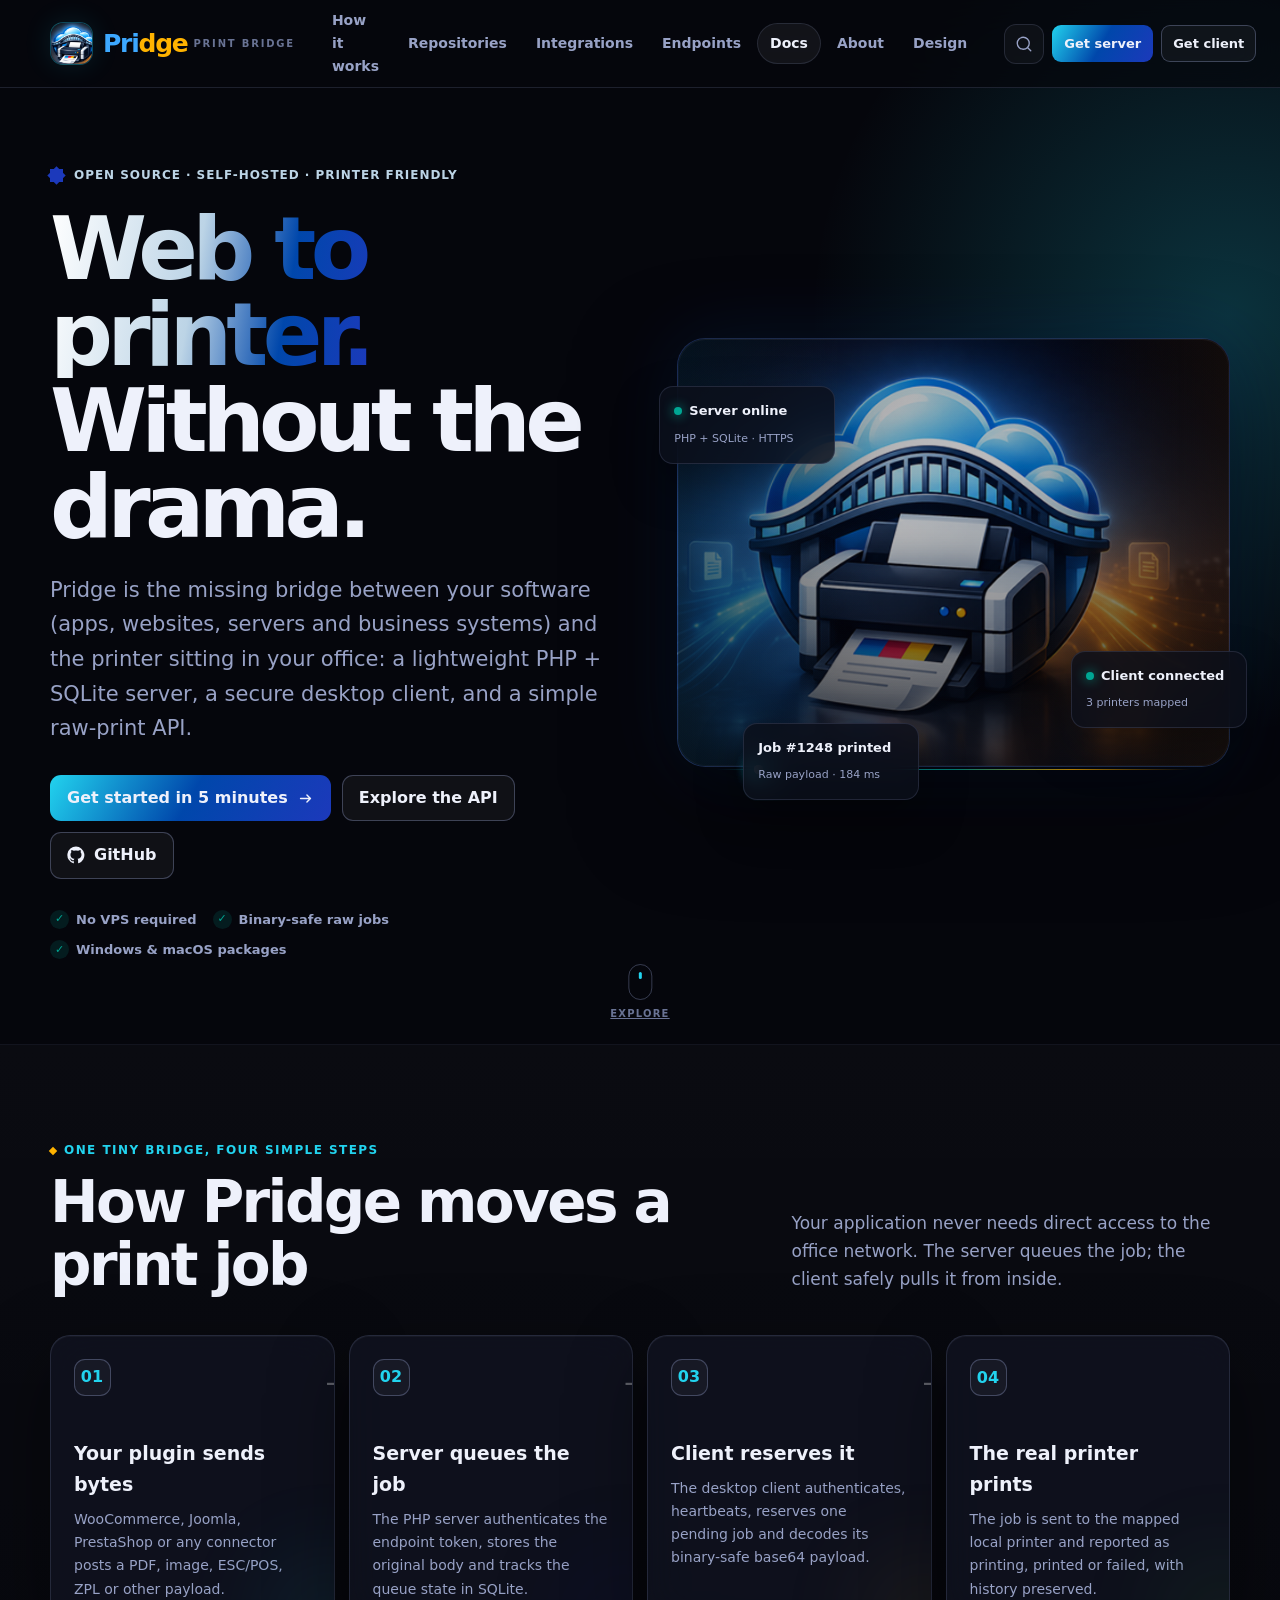
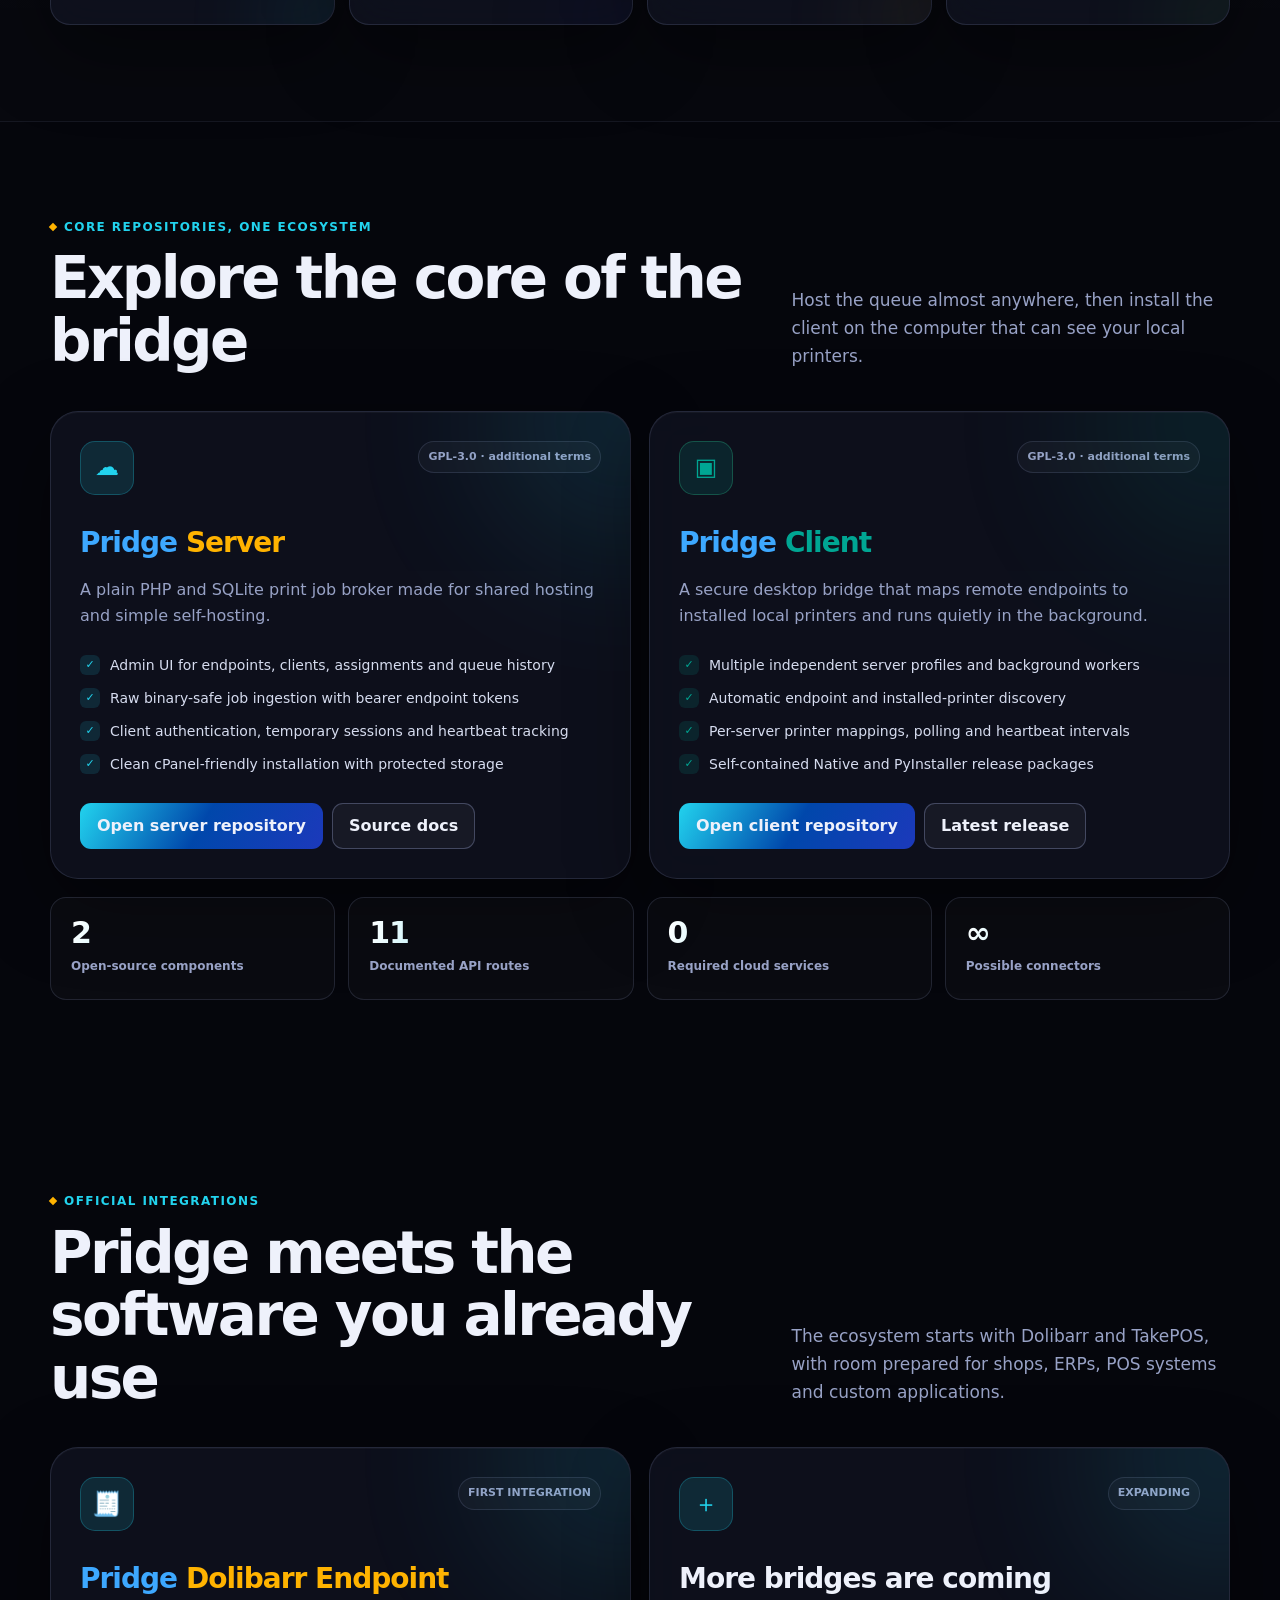
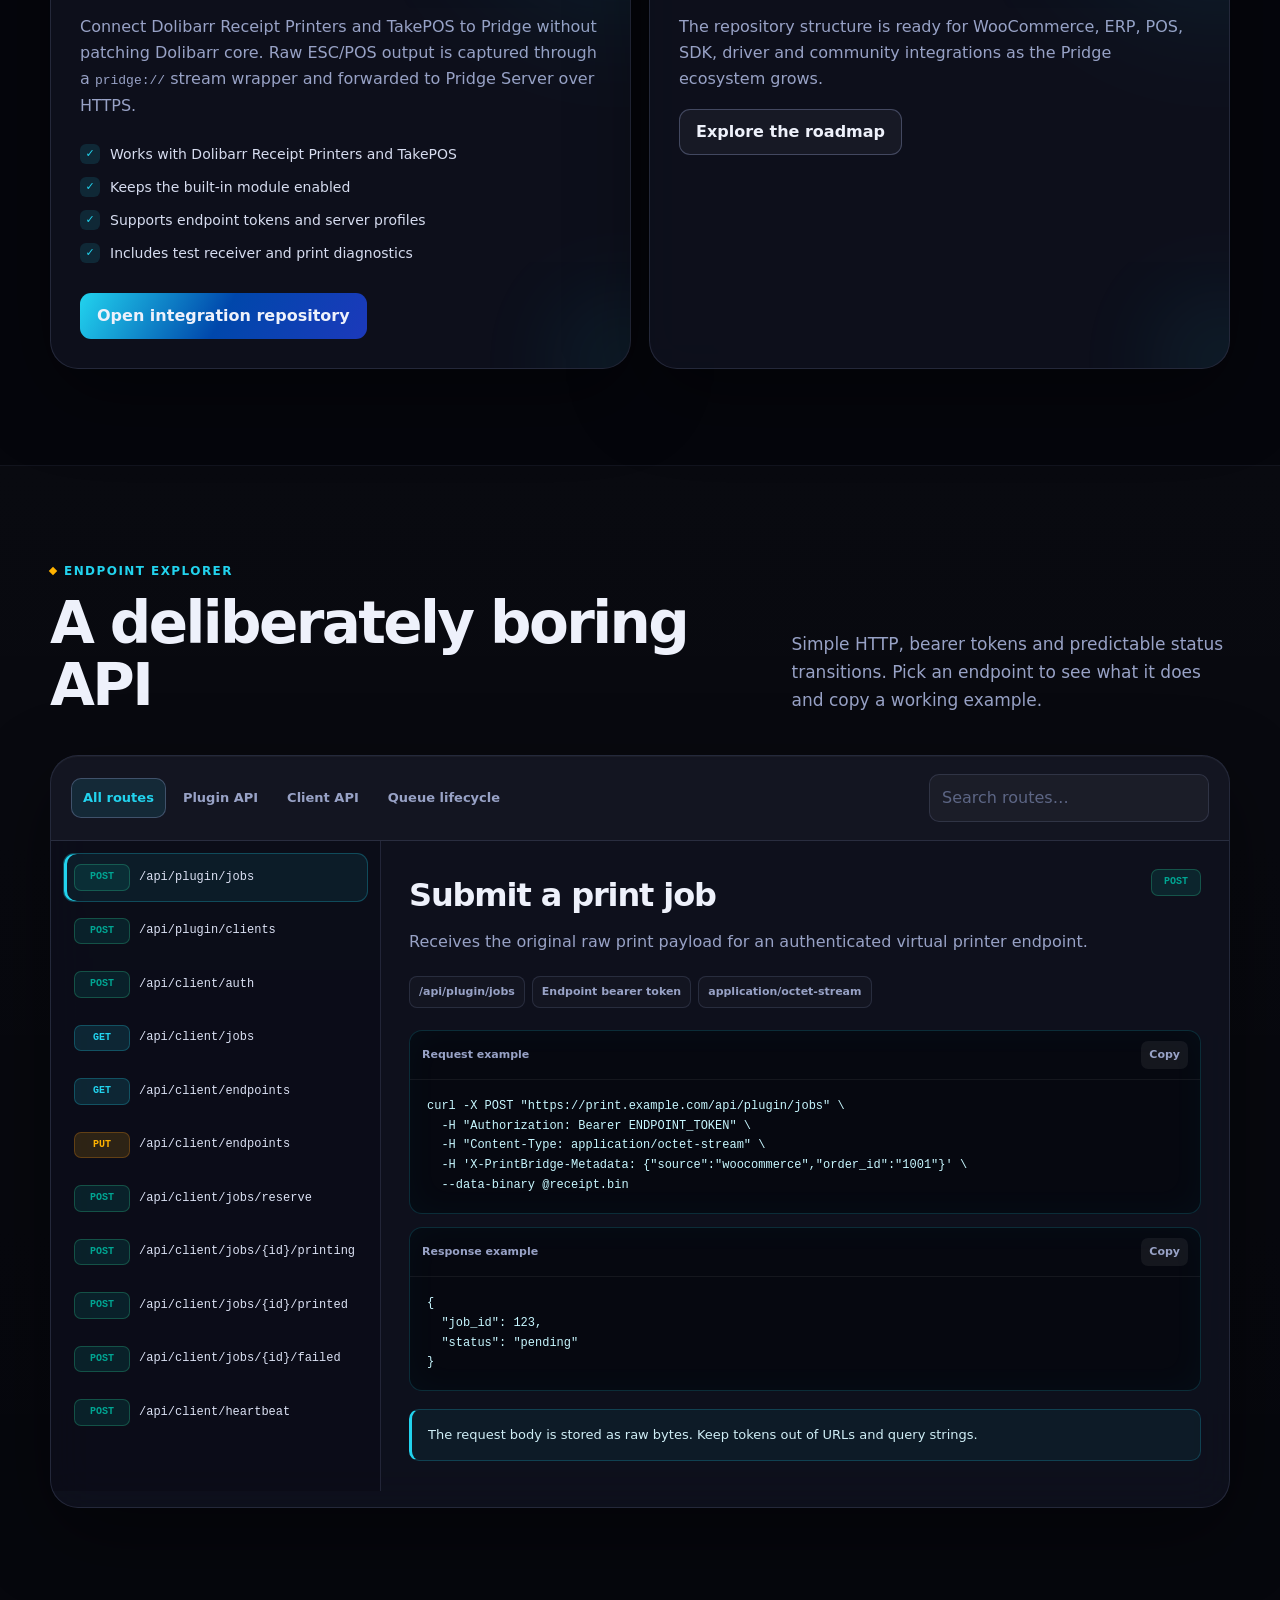
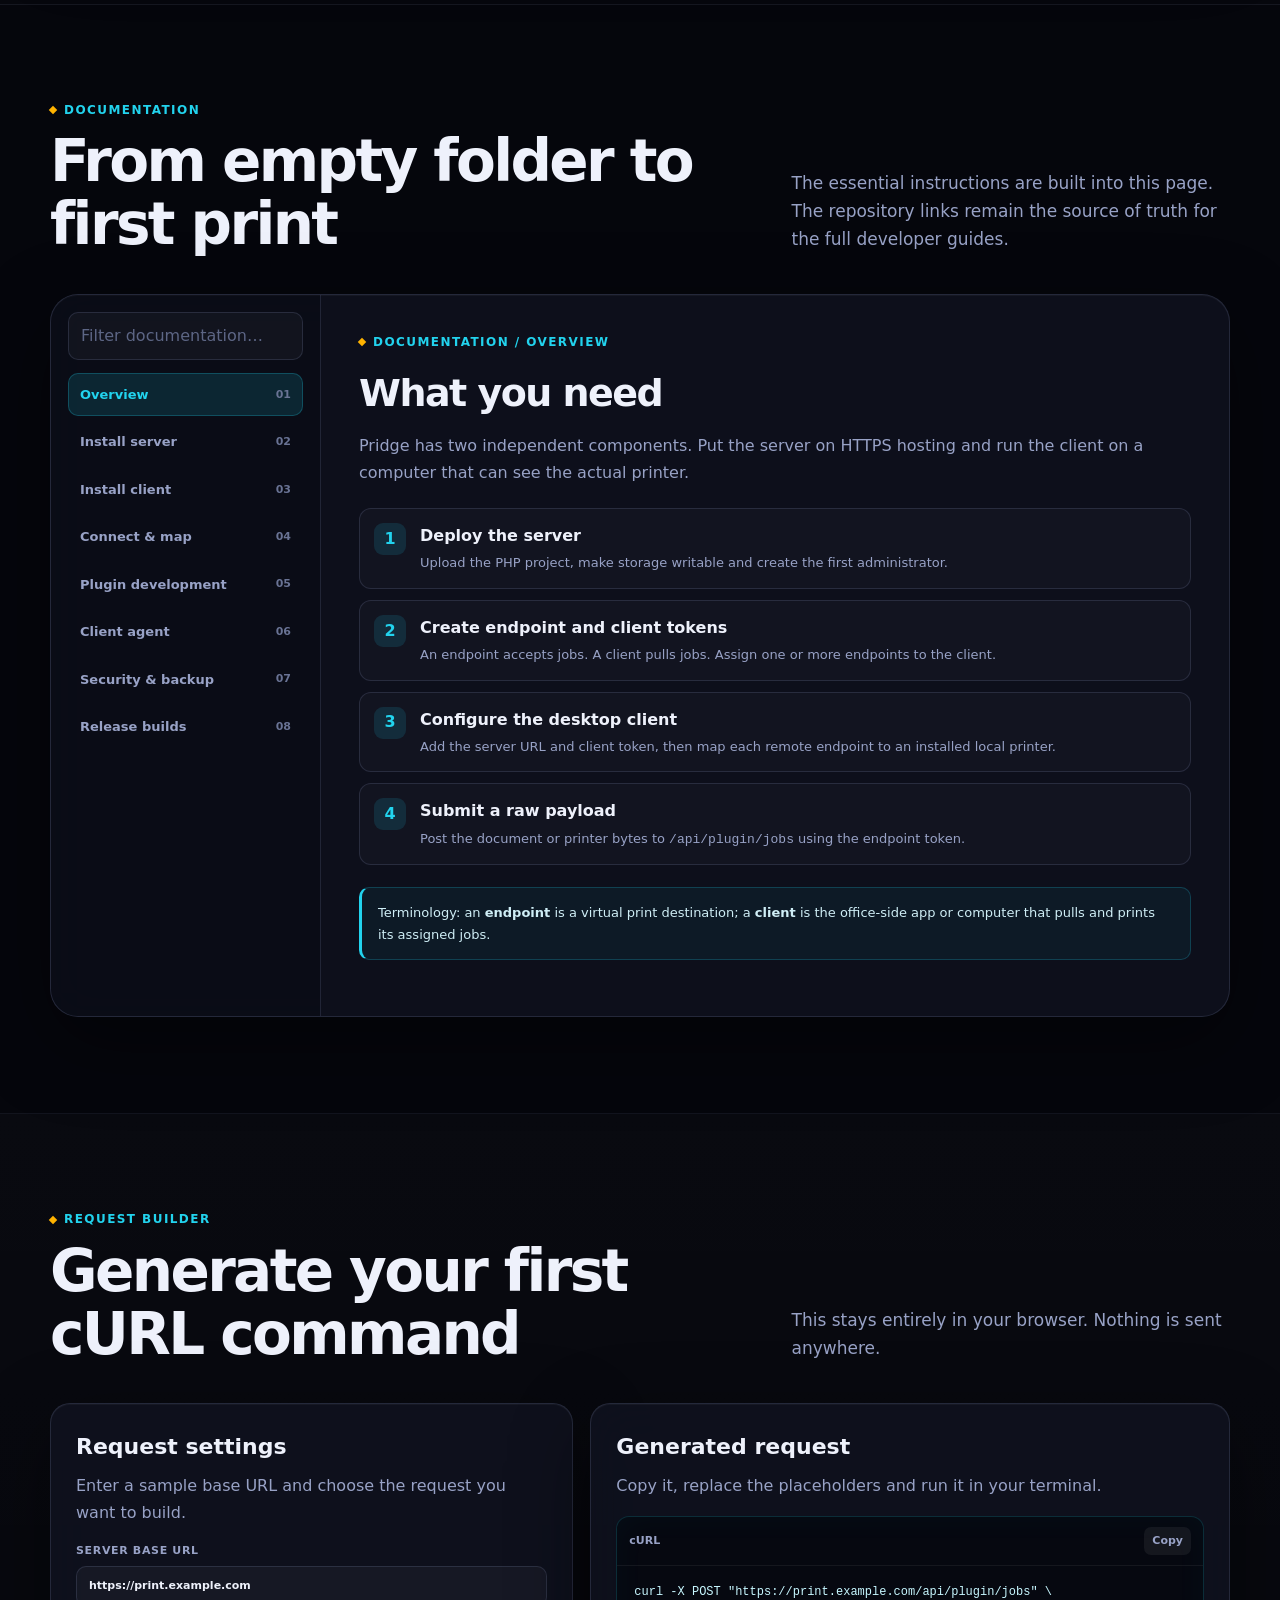
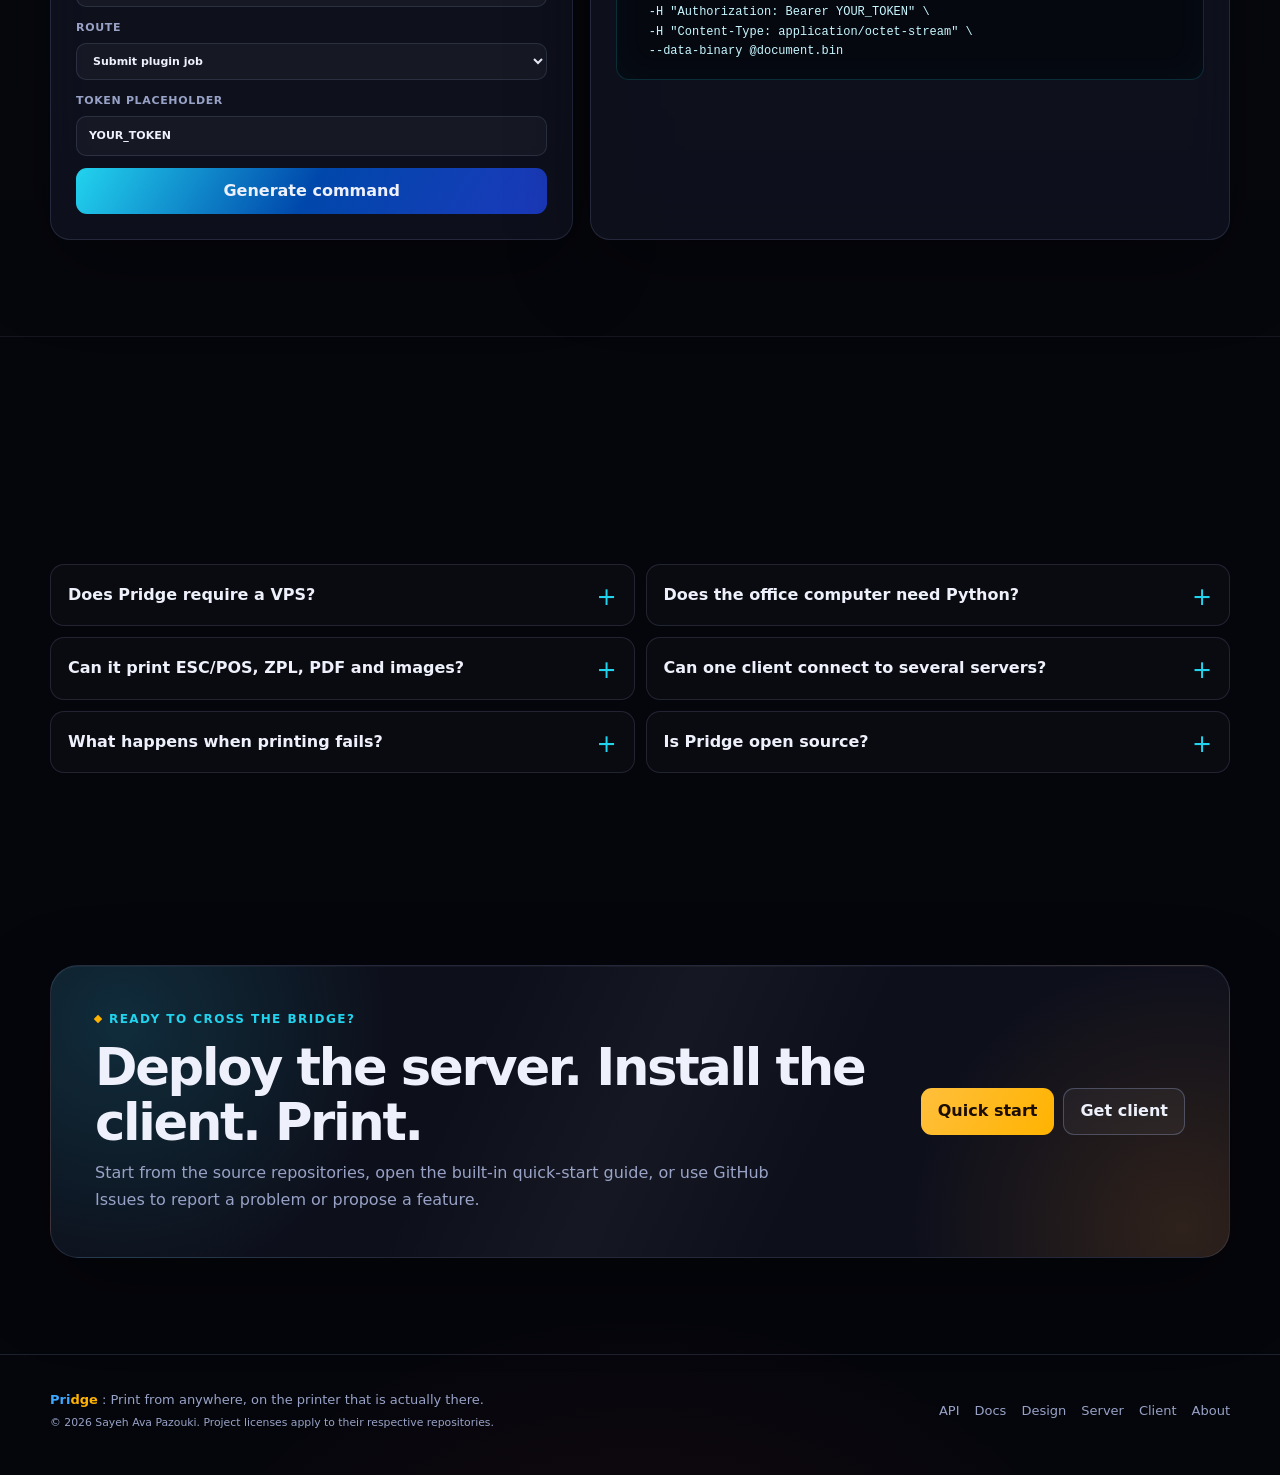
<file: docs/index.html>
<!doctype html>
<html lang="en">
<head>
  <meta charset="utf-8">
  <meta name="viewport" content="width=device-width,initial-scale=1,viewport-fit=cover">
  <meta name="theme-color" content="#05060c">
  <link rel="icon" href="assets/images/IconBig.png" type="image/png">
  <meta name="color-scheme" content="dark">
  <meta name="robots" content="index,follow,max-image-preview:large,max-snippet:-1,max-video-preview:-1">

  <title>Pridge: Open-source remote printing bridge</title>
  <meta name="description" content="Pridge connects applications, websites, servers and business systems to real office printers through a secure, open-source print queue and desktop client.">
  <meta name="keywords" content="Pridge, PrintBridge, remote printing, print server, print client, PHP print server, SQLite print queue, raw printing, ESC/POS, open source printing">
  <meta name="author" content="Sayeh Ava Pazouki">

  <link rel="canonical" href="https://sayehava.github.io/Pridge/">
  <meta property="og:url" content="https://sayehava.github.io/Pridge/">
  <meta property="og:image" content="https://sayehava.github.io/Pridge/assets/images/HeroServer.png">
  <meta name="twitter:image" content="https://sayehava.github.io/Pridge/assets/images/HeroServer.png">
  <meta property="og:type" content="website">
  <meta property="og:title" content="Pridge: Web to printer, without the drama">
  <meta property="og:description" content="A lightweight open-source bridge between your software and local printers.">
  <meta property="og:site_name" content="Pridge">
  <meta property="og:image:alt" content="Pridge open-source remote printing bridge">
  <meta property="og:locale" content="en_US">
  <meta name="twitter:card" content="summary_large_image">
  <meta name="twitter:title" content="Pridge: Open-source remote printing bridge">
  <meta name="twitter:description" content="Send print jobs from your applications, websites, servers and business systems to local office printers through a secure server and desktop client.">

  <link rel="preload" as="image" href="assets/images/HeroServer.png">

  <script type="application/ld+json">
  {
    "@context": "https://schema.org",
    "@graph": [
      {
        "@type": "SoftwareApplication",
        "name": "Pridge",
        "alternateName": "PrintBridge",
        "applicationCategory": "DeveloperApplication",
        "operatingSystem": "Windows, macOS, Linux, Web",
        "description": "An open-source print job bridge that connects applications, websites, servers and business systems to local office printers.",
        "author": {
          "@type": "Person",
          "name": "Sayeh Ava Pazouki",
          "url": "https://github.com/sayehava"
        },
        "isAccessibleForFree": true,
        "license": "https://www.gnu.org/licenses/gpl-3.0.html",
        "codeRepository": [
          "https://github.com/sayehava/Pridge-Server",
          "https://github.com/sayehava/Pridge-Client"
        ]
      },
      {
        "@type": "FAQPage",
        "mainEntity": [
          {
            "@type": "Question",
            "name": "Does Pridge require a VPS?",
            "acceptedAnswer": {
              "@type": "Answer",
              "text": "No. Pridge Server is designed for ordinary PHP hosting with PDO SQLite support and a writable storage directory."
            }
          },
          {
            "@type": "Question",
            "name": "Does the office computer need Python?",
            "acceptedAnswer": {
              "@type": "Answer",
              "text": "No for packaged releases. Native and PyInstaller desktop packages include the required runtime and dependencies."
            }
          },
          {
            "@type": "Question",
            "name": "Can Pridge send raw ESC/POS or other binary print data?",
            "acceptedAnswer": {
              "@type": "Answer",
              "text": "Yes. Plugins can submit raw binary payloads and the client forwards the original bytes to the mapped local printer."
            }
          }
        ]
      }
    ]
  }
  </script>
  <link rel="stylesheet" href="assets/css/colors.css">
  <link rel="stylesheet" href="assets/css/pridge.css">

</head>

<body>
  <canvas id="network" aria-hidden="true"></canvas>
  <div class="grid-overlay" aria-hidden="true"></div>
  <div class="orb orb-a" aria-hidden="true"></div>
  <div class="orb orb-b" aria-hidden="true"></div>
  <div class="orb orb-c" aria-hidden="true"></div>

  <header class="topbar">
    <div class="container topbar-inner">
      <a class="brand" href="#home" aria-label="Pridge home">
        <span class="brand-icon"><img src="assets/images/IconBig.png" alt="" width="50" height="50"></span>
        <span><span class="word-pri">Pri</span><span class="word-dge">dge</span></span>
        <span class="brand-mini">Print bridge</span>
      </a>

      <nav class="nav" id="nav" aria-label="Primary navigation">
        <a href="#how">How it works</a>
        <a href="#repositories">Repositories</a>
          <a href="#integrations">Integrations</a>
        <a href="#api">Endpoints</a>
        <a href="#docs">Docs</a>
        <button type="button" data-modal="aboutModal">About</button>
        <a href="design.html">Design</a>
      </nav>

      <div class="nav-actions">
        <button class="icon-button search-button" type="button" id="openCommand" title="Search (⌘/Ctrl + K)" aria-label="Open site search">
          <svg width="18" height="18" viewBox="0 0 24 24" fill="none" aria-hidden="true"><path d="m21 21-4.35-4.35m2.35-5.65a8 8 0 1 1-16 0 8 8 0 0 1 16 0Z" stroke="currentColor" stroke-width="1.8" stroke-linecap="round"/></svg>
        </button>
        <a class="button button-small desktop-cta" href="https://github.com/sayehava/Pridge-Server/releases" target="_blank" rel="noopener">
          Get server
        </a>
        <a class="button button-small button-secondary desktop-cta" href="https://github.com/sayehava/Pridge-Client/releases/latest" target="_blank" rel="noopener">
          Get client
        </a>
        <button class="icon-button menu-button" type="button" id="menuButton" aria-controls="nav" aria-expanded="false" aria-label="Toggle menu">
          <svg width="20" height="20" viewBox="0 0 24 24" fill="none" aria-hidden="true"><path d="M4 7h16M4 12h16M4 17h16" stroke="currentColor" stroke-width="1.9" stroke-linecap="round"/></svg>
        </button>
      </div>
    </div>
  </header>

  <main id="main">
    <section class="hero" id="home">
      <div class="container hero-layout">
        <div class="hero-content">
          <div class="motif-tag"><span class="motif-star" aria-hidden="true"></span> Open source · Self-hosted · Printer friendly</div>
          <h1><span class="gradient-title">Web to printer.</span><br>Without the drama.</h1>
          <p class="hero-copy">
            Pridge is the missing bridge between your software (apps, websites, servers and business systems)
            and the printer sitting in your office: a lightweight PHP + SQLite server, a secure desktop client,
            and a simple raw-print API.
          </p>

          <div class="hero-actions">
            <button class="button" type="button" data-modal="quickStartModal">
              Get started in 5 minutes
              <svg width="17" height="17" viewBox="0 0 24 24" fill="none" aria-hidden="true"><path d="M5 12h14m-5-5 5 5-5 5" stroke="currentColor" stroke-width="2" stroke-linecap="round" stroke-linejoin="round"/></svg>
            </button>
            <a class="button button-secondary" href="#api">Explore the API</a>
            <a class="button button-secondary" href="https://github.com/sayehava/Pridge" target="_blank" rel="noopener">
              <svg width="18" height="18" viewBox="0 0 24 24" fill="currentColor" aria-hidden="true"><path d="M12 .7a11.5 11.5 0 0 0-3.64 22.41c.58.1.79-.25.79-.56v-2.23c-3.22.7-3.9-1.37-3.9-1.37-.53-1.34-1.28-1.7-1.28-1.7-1.05-.72.08-.7.08-.7 1.16.08 1.77 1.19 1.77 1.19 1.03 1.77 2.7 1.26 3.36.96.1-.75.4-1.26.73-1.55-2.57-.29-5.27-1.29-5.27-5.72 0-1.27.45-2.3 1.19-3.11-.12-.29-.52-1.47.11-3.07 0 0 .97-.31 3.16 1.19a10.9 10.9 0 0 1 5.75 0c2.2-1.5 3.16-1.19 3.16-1.19.63 1.6.23 2.78.11 3.07.74.81 1.19 1.84 1.19 3.11 0 4.44-2.71 5.42-5.29 5.71.42.36.78 1.06.78 2.14v3.17c0 .31.21.67.8.56A11.5 11.5 0 0 0 12 .7Z"/></svg>
              GitHub
            </a>
          </div>

          <div class="trust-row" aria-label="Project highlights">
            <span class="trust-item"><span class="trust-check">✓</span>No VPS required</span>
            <span class="trust-item"><span class="trust-check">✓</span>Binary-safe raw jobs</span>
            <span class="trust-item"><span class="trust-check">✓</span>Windows &amp; macOS packages</span>
          </div>
        </div>

        <div class="hero-visual" id="heroVisual" aria-label="Illustration of Pridge connecting a server to a printer">
          <div class="hero-frame" id="heroFrame"></div>

          <div class="floating-card float-a">
            <strong><span class="signal"></span>Server online</strong>
            <span>PHP + SQLite · HTTPS</span>
          </div>

          <div class="floating-card float-b">
            <strong><span class="signal"></span>Client connected</strong>
            <span>3 printers mapped</span>
          </div>

          <div class="floating-card float-c">
            <strong>Job #1248 printed</strong>
            <span>Raw payload · 184 ms</span>
          </div>

          <div class="packet-line" aria-hidden="true"><i></i><i></i><i></i></div>
        </div>
      </div>

      <a class="scroll-cue" href="#how" aria-label="Scroll to how it works">
        <span class="mouse"></span>
        Explore
      </a>
    </section>

    <section class="section section-muted" id="how">
      <div class="container">
        <div class="section-heading reveal">
          <div>
            <div class="kicker">One tiny bridge, four simple steps</div>
            <h2>How Pridge moves a print job</h2>
          </div>
          <p class="section-lead">
            Your application never needs direct access to the office network. The server queues the job; the client safely pulls it from inside.
          </p>
        </div>

        <div class="architecture">
          <article class="arch-card glass reveal">
            <span class="arch-number">01</span>
            <h3>Your plugin sends bytes</h3>
            <p>WooCommerce, Joomla, PrestaShop or any connector posts a PDF, image, ESC/POS, ZPL or other payload.</p>
            <span class="arch-glow"></span>
          </article>
          <article class="arch-card glass reveal">
            <span class="arch-number">02</span>
            <h3>Server queues the job</h3>
            <p>The PHP server authenticates the endpoint token, stores the original body and tracks the queue state in SQLite.</p>
            <span class="arch-glow"></span>
          </article>
          <article class="arch-card glass reveal">
            <span class="arch-number">03</span>
            <h3>Client reserves it</h3>
            <p>The desktop client authenticates, heartbeats, reserves one pending job and decodes its binary-safe base64 payload.</p>
            <span class="arch-glow"></span>
          </article>
          <article class="arch-card glass reveal">
            <span class="arch-number">04</span>
            <h3>The real printer prints</h3>
            <p>The job is sent to the mapped local printer and reported as printing, printed or failed, with history preserved.</p>
            <span class="arch-glow"></span>
          </article>
        </div>
      </div>
    </section>

    <section class="section" id="repositories">
      <div class="container">
        <div class="section-heading reveal">
          <div>
            <div class="kicker">Core repositories, one ecosystem</div>
            <h2>Explore the core of the bridge</h2>
          </div>
          <p class="section-lead">
            Host the queue almost anywhere, then install the client on the computer that can see your local printers.
          </p>
        </div>

        <div class="repo-grid">
          <article class="repo-card glass reveal">
            <div class="repo-top">
              <div class="repo-icon" aria-hidden="true">☁</div>
              <span class="repo-chip">GPL-3.0 · additional terms</span>
            </div>
            <h3><span class="word-pri">Pridge</span> <span class="word-dge">Server</span></h3>
            <p>A plain PHP and SQLite print job broker made for shared hosting and simple self-hosting.</p>
            <ul class="feature-list">
              <li>Admin UI for endpoints, clients, assignments and queue history</li>
              <li>Raw binary-safe job ingestion with bearer endpoint tokens</li>
              <li>Client authentication, temporary sessions and heartbeat tracking</li>
              <li>Clean cPanel-friendly installation with protected storage</li>
            </ul>
            <div class="repo-actions">
              <a class="button" href="https://github.com/sayehava/Pridge-Server" target="_blank" rel="noopener">Open server repository</a>
              <a class="button button-secondary" href="https://github.com/sayehava/Pridge-Server/tree/main/docs" target="_blank" rel="noopener">Source docs</a>
            </div>
          </article>

          <article class="repo-card glass client reveal">
            <div class="repo-top">
              <div class="repo-icon" aria-hidden="true">▣</div>
              <span class="repo-chip">GPL-3.0 · additional terms</span>
            </div>
            <h3><span class="word-pri">Pridge</span> <span style="color:var(--green)">Client</span></h3>
            <p>A secure desktop bridge that maps remote endpoints to installed local printers and runs quietly in the background.</p>
            <ul class="feature-list">
              <li>Multiple independent server profiles and background workers</li>
              <li>Automatic endpoint and installed-printer discovery</li>
              <li>Per-server printer mappings, polling and heartbeat intervals</li>
              <li>Self-contained Native and PyInstaller release packages</li>
            </ul>
            <div class="repo-actions">
              <a class="button" href="https://github.com/sayehava/Pridge-Client" target="_blank" rel="noopener">Open client repository</a>
              <a class="button button-secondary" href="https://github.com/sayehava/Pridge-Client/releases/latest" target="_blank" rel="noopener">Latest release</a>
            </div>
          </article>
        </div>

        <div class="stats reveal" aria-label="Pridge technical highlights">
          <div class="stat"><strong>2</strong><span>Open-source components</span></div>
          <div class="stat"><strong>11</strong><span>Documented API routes</span></div>
          <div class="stat"><strong>0</strong><span>Required cloud services</span></div>
          <div class="stat"><strong>∞</strong><span>Possible connectors</span></div>
        </div>
      </div>
    </section>

    
    <section class="section" id="integrations">
      <div class="container">
        <div class="section-heading reveal">
          <div>
            <div class="kicker">Official integrations</div>
            <h2>Pridge meets the software you already use</h2>
          </div>
          <p class="section-lead">The ecosystem starts with Dolibarr and TakePOS, with room prepared for shops, ERPs, POS systems and custom applications.</p>
        </div>

        <div class="repo-grid">
          <article class="repo-card glass reveal">
            <div class="repo-top">
              <div class="repo-icon" aria-hidden="true">🧾</div>
              <span class="repo-chip">FIRST INTEGRATION</span>
            </div>
            <h3><span class="word-pri">Pridge</span> <span class="word-dge">Dolibarr Endpoint</span></h3>
            <p>Connect Dolibarr Receipt Printers and TakePOS to Pridge without patching Dolibarr core. Raw ESC/POS output is captured through a <code>pridge://</code> stream wrapper and forwarded to Pridge Server over HTTPS.</p>
            <ul class="feature-list">
              <li>Works with Dolibarr Receipt Printers and TakePOS</li>
              <li>Keeps the built-in module enabled</li>
              <li>Supports endpoint tokens and server profiles</li>
              <li>Includes test receiver and print diagnostics</li>
            </ul>
            <div class="repo-actions">
              <a class="button button-primary" href="https://github.com/sayehava/Pridge-Dolibarr-Endpoint" target="_blank" rel="noopener">Open integration repository</a>
            </div>
            <span class="arch-glow"></span>
          </article>

          <article class="repo-card glass reveal">
            <div class="repo-top">
              <div class="repo-icon" aria-hidden="true">＋</div>
              <span class="repo-chip">EXPANDING</span>
            </div>
            <h3>More bridges are coming</h3>
            <p>The repository structure is ready for WooCommerce, ERP, POS, SDK, driver and community integrations as the Pridge ecosystem grows.</p>
            <div class="repo-actions">
              <a class="button button-secondary" href="https://github.com/sayehava/Pridge#-ecosystem-roadmap" target="_blank" rel="noopener">Explore the roadmap</a>
            </div>
            <span class="arch-glow"></span>
          </article>
        </div>
      </div>
    </section>

    <section class="section section-muted" id="api">
      <div class="container">
        <div class="section-heading reveal">
          <div>
            <div class="kicker">Endpoint explorer</div>
            <h2>A deliberately boring API</h2>
          </div>
          <p class="section-lead">
            Simple HTTP, bearer tokens and predictable status transitions. Pick an endpoint to see what it does and copy a working example.
          </p>
        </div>

        <div class="api-shell glass reveal">
          <div class="api-top">
            <div class="tabs" role="tablist" aria-label="API groups">
              <button class="tab active" type="button" data-api-group="all" role="tab" aria-selected="true">All routes</button>
              <button class="tab" type="button" data-api-group="plugin" role="tab" aria-selected="false">Plugin API</button>
              <button class="tab" type="button" data-api-group="client" role="tab" aria-selected="false">Client API</button>
              <button class="tab" type="button" data-api-group="lifecycle" role="tab" aria-selected="false">Queue lifecycle</button>
            </div>
            <div class="api-search">
              <label class="sr-only" for="endpointSearch" style="position:absolute;left:-9999px">Search endpoints</label>
              <input id="endpointSearch" type="search" placeholder="Search routes…">
            </div>
          </div>

          <div class="api-grid" id="apiGrid">
            <aside class="endpoint-list" id="endpointList" aria-label="API endpoint list">
              <!-- Static route labels remain crawlable and are enhanced by JavaScript. -->
              <button class="endpoint-item active" type="button" data-endpoint="plugin-jobs" data-group="plugin">
                <span class="method post">POST</span><span class="endpoint-path">/api/plugin/jobs</span>
              </button>
              <button class="endpoint-item" type="button" data-endpoint="plugin-clients" data-group="plugin">
                <span class="method post">POST</span><span class="endpoint-path">/api/plugin/clients</span>
              </button>
              <button class="endpoint-item" type="button" data-endpoint="client-auth" data-group="client">
                <span class="method post">POST</span><span class="endpoint-path">/api/client/auth</span>
              </button>
              <button class="endpoint-item" type="button" data-endpoint="client-jobs" data-group="client">
                <span class="method get">GET</span><span class="endpoint-path">/api/client/jobs</span>
              </button>
              <button class="endpoint-item" type="button" data-endpoint="client-endpoints-get" data-group="client">
                <span class="method get">GET</span><span class="endpoint-path">/api/client/endpoints</span>
              </button>
              <button class="endpoint-item" type="button" data-endpoint="client-endpoints-put" data-group="client">
                <span class="method put">PUT</span><span class="endpoint-path">/api/client/endpoints</span>
              </button>
              <button class="endpoint-item" type="button" data-endpoint="reserve" data-group="client">
                <span class="method post">POST</span><span class="endpoint-path">/api/client/jobs/reserve</span>
              </button>
              <button class="endpoint-item" type="button" data-endpoint="printing" data-group="client">
                <span class="method post">POST</span><span class="endpoint-path">/api/client/jobs/{id}/printing</span>
              </button>
              <button class="endpoint-item" type="button" data-endpoint="printed" data-group="client">
                <span class="method post">POST</span><span class="endpoint-path">/api/client/jobs/{id}/printed</span>
              </button>
              <button class="endpoint-item" type="button" data-endpoint="failed" data-group="client">
                <span class="method post">POST</span><span class="endpoint-path">/api/client/jobs/{id}/failed</span>
              </button>
              <button class="endpoint-item" type="button" data-endpoint="heartbeat" data-group="client">
                <span class="method post">POST</span><span class="endpoint-path">/api/client/heartbeat</span>
              </button>
              <div class="no-results" id="endpointNoResults">No endpoints match your search.</div>
            </aside>

            <article class="endpoint-detail" id="endpointDetail" aria-live="polite">
              <div class="endpoint-heading">
                <div>
                  <h3 id="endpointTitle">Submit a print job</h3>
                  <p id="endpointDescription">Receives the original raw print payload for an authenticated virtual printer endpoint.</p>
                </div>
                <span class="method post" id="endpointMethod">POST</span>
              </div>
              <div class="endpoint-meta">
                <span class="meta-chip" id="endpointPath">/api/plugin/jobs</span>
                <span class="meta-chip" id="endpointAuth">Endpoint bearer token</span>
                <span class="meta-chip" id="endpointType">application/octet-stream</span>
              </div>

              <div class="code-panel">
                <div class="code-head"><span>Request example</span><button class="copy-code" type="button" data-copy-target="requestCode">Copy</button></div>
                <pre id="requestCode">curl -X POST "https://print.example.com/api/plugin/jobs" \
  -H "Authorization: Bearer ENDPOINT_TOKEN" \
  -H "Content-Type: application/octet-stream" \
  -H 'X-PrintBridge-Metadata: {"source":"woocommerce","order_id":"1001"}' \
  --data-binary @receipt.bin</pre>
              </div>

              <div class="code-panel">
                <div class="code-head"><span>Response example</span><button class="copy-code" type="button" data-copy-target="responseCode">Copy</button></div>
                <pre id="responseCode">{
  "job_id": 123,
  "status": "pending"
}</pre>
              </div>

              <div id="endpointNote" class="doc-callout">The body is stored as raw bytes. Keep tokens out of URLs and query strings.</div>
            </article>
          </div>

          <div id="lifecyclePanel" style="display:none;padding:28px">
            <h3 style="margin-bottom:7px">Queue status lifecycle</h3>
            <p style="color:var(--muted)">A reserved job automatically returns to pending after the reservation timeout unless the client confirms progress.</p>
            <div class="lifecycle" aria-label="Queue lifecycle">
              <span class="life pending">pending</span><span class="life-arrow">→</span>
              <span class="life reserved">reserved</span><span class="life-arrow">→</span>
              <span class="life printing">printing</span><span class="life-arrow">→</span>
              <span class="life printed">printed</span>
              <span class="life-arrow">or</span>
              <span class="life failed">failed</span>
            </div>
            <div class="doc-callout">Printed and cancelled jobs leave the active queue but remain available in the archive for history review.</div>
          </div>
        </div>
      </div>
    </section>

    <section class="section" id="docs">
      <div class="container">
        <div class="section-heading reveal">
          <div>
            <div class="kicker">Documentation</div>
            <h2>From empty folder to first print</h2>
          </div>
          <p class="section-lead">
            The essential instructions are built into this page. The repository links remain the source of truth for the full developer guides.
          </p>
        </div>

        <div class="docs-shell glass reveal">
          <aside class="docs-side">
            <div class="doc-search">
              <input id="docSearch" type="search" placeholder="Filter documentation…" aria-label="Filter documentation">
            </div>
            <nav class="docs-nav" aria-label="Documentation topics">
              <button class="doc-link active" type="button" data-doc="overview"><span>Overview</span><span>01</span></button>
              <button class="doc-link" type="button" data-doc="server-install"><span>Install server</span><span>02</span></button>
              <button class="doc-link" type="button" data-doc="client-install"><span>Install client</span><span>03</span></button>
              <button class="doc-link" type="button" data-doc="connect"><span>Connect &amp; map</span><span>04</span></button>
              <button class="doc-link" type="button" data-doc="plugin-dev"><span>Plugin development</span><span>05</span></button>
              <button class="doc-link" type="button" data-doc="agent-dev"><span>Client agent</span><span>06</span></button>
              <button class="doc-link" type="button" data-doc="security"><span>Security &amp; backup</span><span>07</span></button>
              <button class="doc-link" type="button" data-doc="builds"><span>Release builds</span><span>08</span></button>
            </nav>
          </aside>

          <div class="docs-content">
            <article class="doc-panel active" data-doc-panel="overview">
              <div class="kicker">Documentation / Overview</div>
              <h3>What you need</h3>
              <p>Pridge has two independent components. Put the server on HTTPS hosting and run the client on a computer that can see the actual printer.</p>

              <div class="step-list">
                <div class="step"><span class="step-number">1</span><div><strong>Deploy the server</strong><p>Upload the PHP project, make storage writable and create the first administrator.</p></div></div>
                <div class="step"><span class="step-number">2</span><div><strong>Create endpoint and client tokens</strong><p>An endpoint accepts jobs. A client pulls jobs. Assign one or more endpoints to the client.</p></div></div>
                <div class="step"><span class="step-number">3</span><div><strong>Configure the desktop client</strong><p>Add the server URL and client token, then map each remote endpoint to an installed local printer.</p></div></div>
                <div class="step"><span class="step-number">4</span><div><strong>Submit a raw payload</strong><p>Post the document or printer bytes to <code>/api/plugin/jobs</code> using the endpoint token.</p></div></div>
              </div>

              <div class="doc-callout">Terminology: an <strong>endpoint</strong> is a virtual print destination; a <strong>client</strong> is the office-side app or computer that pulls and prints its assigned jobs.</div>
            </article>

            <article class="doc-panel" data-doc-panel="server-install">
              <div class="kicker">Documentation / Server</div>
              <h3>Install Pridge Server</h3>
              <p>The server is intended to run directly from a cPanel subdomain folder or from a stricter custom public document root.</p>

              <h4>Requirements</h4>
              <ul>
                <li>PHP with PDO SQLite support</li>
                <li>HTTPS for production use</li>
                <li>A writable <code>storage</code> directory</li>
                <li>Optional PHP <code>mail()</code> support for password recovery</li>
              </ul>

              <h4>cPanel-style installation</h4>
              <div class="code-panel"><div class="code-head"><span>Example document root</span><button class="copy-code" type="button" data-copy-target="serverPathCode">Copy</button></div><pre id="serverPathCode">public_html/printbridge
# or the folder created for:
printbridge.yourdomain.com</pre></div>
              <p>Upload the complete repository to that folder. The root <code>index.php</code> and <code>.htaccess</code> handle requests without requiring the document root to point at <code>public/</code>.</p>

              <h4>Writable paths</h4>
              <div class="code-panel"><div class="code-head"><span>Storage paths</span><button class="copy-code" type="button" data-copy-target="storageCode">Copy</button></div><pre id="storageCode">storage/
storage/database/</pre></div>
              <p>The SQLite database is created automatically at <code>storage/database/printbridge.sqlite</code>.</p>

              <h4>First administrator</h4>
              <p>Open the site. When no administrator exists, setup redirects to <code>/setup</code>. Create the first account with a password of at least 12 characters.</p>
            </article>

            <article class="doc-panel" data-doc-panel="client-install">
              <div class="kicker">Documentation / Client</div>
              <h3>Install Pridge Client</h3>
              <p>For end users, choose a packaged release. The destination computer does not need Python, pip or manually installed packages.</p>

              <div class="step-list">
                <div class="step"><span class="step-number">1</span><div><strong>Download a release</strong><p>Choose the Native or PyInstaller package for Windows or macOS from GitHub Releases.</p></div></div>
                <div class="step"><span class="step-number">2</span><div><strong>Launch the settings window</strong><p>The client can run with a visible settings interface or quietly in the background after configuration.</p></div></div>
                <div class="step"><span class="step-number">3</span><div><strong>Allow local printer access</strong><p>The client discovers printers installed in the operating system and sends jobs through the platform print API.</p></div></div>
              </div>

              <div class="doc-callout">Running from source is also supported with Python 3.9 or newer: <code>python3 -m pip install -e .</code></div>
              <p><a class="button button-small" href="https://github.com/sayehava/Pridge-Client/releases/latest" target="_blank" rel="noopener">Open latest release</a></p>
            </article>

            <article class="doc-panel" data-doc-panel="connect">
              <div class="kicker">Documentation / Configuration</div>
              <h3>Connect a client and map printers</h3>
              <ol>
                <li>Create a client in the server admin UI and assign the required endpoints.</li>
                <li>Copy the client token when it is shown. Tokens are intentionally displayed once.</li>
                <li>In the desktop app, click <strong>Add Server</strong>.</li>
                <li>Enter a friendly name, HTTPS server URL and the client token.</li>
                <li>Set polling and heartbeat intervals, then click <strong>Test Connection</strong>.</li>
                <li>Wait for remote endpoints and installed local printers to load.</li>
                <li>Select a local printer for each endpoint, or choose Disabled.</li>
                <li>Save the server profile and start its background worker.</li>
              </ol>
              <p>Every server profile has independent mappings and worker controls, so one desktop client can serve several Pridge Server instances.</p>
            </article>

            <article class="doc-panel" data-doc-panel="plugin-dev">
              <div class="kicker">Documentation / Integration</div>
              <h3>Build a CMS or shop connector</h3>
              <p>A connector needs only a server URL, one endpoint token and the raw bytes to print.</p>

              <h4>Submit the original payload</h4>
              <div class="code-panel"><div class="code-head"><span>HTTP request</span><button class="copy-code" type="button" data-copy-target="pluginDevCode">Copy</button></div><pre id="pluginDevCode">POST /api/plugin/jobs
Authorization: Bearer ENDPOINT_TOKEN
Content-Type: application/octet-stream
X-PrintBridge-Metadata: {"source":"woocommerce","order_id":"1001"}

RAW_PRINT_PAYLOAD_BYTES</pre></div>

              <ul>
                <li>Do not put tokens in query strings.</li>
                <li>Do not JSON-encode or base64-encode the request body unless your payload format specifically requires it.</li>
                <li>Use the real content type when known; otherwise use <code>application/octet-stream</code>.</li>
                <li>Metadata is optional JSON stored in the <code>X-PrintBridge-Metadata</code> header.</li>
              </ul>

              <p><a class="button button-small button-secondary" href="https://github.com/sayehava/Pridge-Server/blob/main/docs/module-development.md" target="_blank" rel="noopener">Open the complete module guide</a></p>
            </article>

            <article class="doc-panel" data-doc-panel="agent-dev">
              <div class="kicker">Documentation / Client protocol</div>
              <h3>Build another client agent</h3>
              <p>The protocol is language-neutral. A replacement client can be written in C++, Rust, C#, Go or any environment that can make HTTPS requests and use the local print system.</p>

              <h4>Recommended worker loop</h4>
              <div class="code-panel"><div class="code-head"><span>Pseudocode</span><button class="copy-code" type="button" data-copy-target="workerCode">Copy</button></div><pre id="workerCode">while running:
    authenticate_if_needed()
    maybe_send_heartbeat()

    job = reserve_next_job()
    if not job:
        sleep(poll_interval)
        continue

    try:
        mark_printing(job.id)
        payload = base64_decode(job.payload_base64)
        send_original_bytes_to_mapped_printer(payload)
        mark_printed(job.id)
    except Exception as error:
        mark_failed(job.id, safe_message(error))</pre></div>

              <p>The agent should never log full client tokens, session tokens, passwords or raw print payloads.</p>
              <p><a class="button button-small button-secondary" href="https://github.com/sayehava/Pridge-Server/blob/main/docs/client-agent-development.md" target="_blank" rel="noopener">Open the complete client-agent guide</a></p>
            </article>

            <article class="doc-panel" data-doc-panel="security">
              <div class="kicker">Documentation / Operations</div>
              <h3>Security and backup checklist</h3>
              <ul>
                <li>Use HTTPS in production and never send secrets in URLs.</li>
                <li>Keep endpoint and client tokens out of logs and display them only once during creation.</li>
                <li>Ensure direct web access to <code>storage</code>, <code>app</code> and <code>views</code> remains blocked.</li>
                <li>When hosting permits it, keep the storage directory outside the public web root.</li>
                <li>Back up <code>storage/database/printbridge.sqlite</code> and the complete <code>storage/</code> directory.</li>
                <li>Stop write traffic before copying SQLite when possible and test restoration separately.</li>
              </ul>
              <div class="doc-callout">Never expose <code>printbridge.sqlite</code> through HTTP. Treat it as application data containing queue and configuration history.</div>
            </article>

            <article class="doc-panel" data-doc-panel="builds">
              <div class="kicker">Documentation / Packaging</div>
              <h3>Native and PyInstaller release builds</h3>
              <p>The client repository defines two independent packaged release targets:</p>
              <ul>
                <li><strong>Native</strong>: Nuitka standalone compilation</li>
                <li><strong>PyInstaller</strong>: PyInstaller onedir application bundles</li>
              </ul>
              <p>Both include Python, runtime dependencies, pywebview files, frontend HTML/CSS/JavaScript, icons, assets, the license and additional terms. End users do not install Python.</p>
              <div class="code-panel"><div class="code-head"><span>Local build commands</span><button class="copy-code" type="button" data-copy-target="buildCode">Copy</button></div><pre id="buildCode"># Windows PowerShell
./scripts/build-windows.ps1 -Variant All -SelectOutputDir

# macOS
bash scripts/build-macos.sh All --select-output-dir</pre></div>
              <p><a class="button button-small button-secondary" href="https://github.com/sayehava/Pridge-Client/blob/main/BUILDING.md" target="_blank" rel="noopener">Open BUILDING.md</a></p>
            </article>
          </div>
        </div>
      </div>
    </section>

    <section class="section section-muted" id="try">
      <div class="container">
        <div class="section-heading reveal">
          <div>
            <div class="kicker">Request builder</div>
            <h2>Generate your first cURL command</h2>
          </div>
          <p class="section-lead">This stays entirely in your browser. Nothing is sent anywhere.</p>
        </div>

        <div class="try-grid">
          <div class="try-card glass reveal">
            <h3>Request settings</h3>
            <p>Enter a sample base URL and choose the request you want to build.</p>
            <form class="try-form" id="tryForm">
              <label>Server base URL
                <input id="tryBaseUrl" type="url" value="https://print.example.com" spellcheck="false">
              </label>
              <label>Route
                <select id="tryRoute">
                  <option value="plugin-jobs">Submit plugin job</option>
                  <option value="client-auth">Authenticate client</option>
                  <option value="reserve">Reserve next job</option>
                  <option value="heartbeat">Send heartbeat</option>
                </select>
              </label>
              <label>Token placeholder
                <input id="tryToken" type="text" value="YOUR_TOKEN" spellcheck="false">
              </label>
              <button class="button" type="submit">Generate command</button>
            </form>
          </div>

          <div class="try-card glass try-output reveal">
            <h3>Generated request</h3>
            <p>Copy it, replace the placeholders and run it in your terminal.</p>
            <div class="code-panel">
              <div class="code-head"><span>cURL</span><button class="copy-code" type="button" data-copy-target="tryCode">Copy</button></div>
              <pre id="tryCode">curl -X POST "https://print.example.com/api/plugin/jobs" \
  -H "Authorization: Bearer YOUR_TOKEN" \
  -H "Content-Type: application/octet-stream" \
  --data-binary @document.bin</pre>
            </div>
          </div>
        </div>
      </div>
    </section>

    <section class="section" id="faq">
      <div class="container">
        <div class="section-heading reveal">
          <div>
            <div class="kicker">Frequently asked questions</div>
            <h2>The sensible questions</h2>
          </div>
          <p class="section-lead">Everything you need to decide whether Pridge fits your setup.</p>
        </div>

        <div class="faq-grid reveal">
          <details>
            <summary>Does Pridge require a VPS?</summary>
            <p>No. The server is designed for ordinary PHP hosting with PDO SQLite support, HTTPS and a writable storage directory.</p>
          </details>
          <details>
            <summary>Does the office computer need Python?</summary>
            <p>Not when using packaged releases. Native and PyInstaller packages include the required runtime and dependencies.</p>
          </details>
          <details>
            <summary>Can it print ESC/POS, ZPL, PDF and images?</summary>
            <p>Yes. The server preserves raw request bytes. The client forwards them to the mapped local printer through the operating system.</p>
          </details>
          <details>
            <summary>Can one client connect to several servers?</summary>
            <p>Yes. Each server profile has independent tokens, endpoint mappings, polling intervals, heartbeat intervals and worker controls.</p>
          </details>
          <details>
            <summary>What happens when printing fails?</summary>
            <p>The client reports the job as failed with a safe error message. Failed jobs remain visible in the active queue for review or retry logic.</p>
          </details>
          <details>
            <summary>Is Pridge open source?</summary>
            <p>Yes. The server and client are both GPL-3.0-or-later licensed, with additional terms in their repositories.</p>
          </details>
        </div>
      </div>
    </section>

    <section class="section">
      <div class="container">
        <div class="cta-card glass reveal">
          <div>
            <div class="kicker">Ready to cross the bridge?</div>
            <h2>Deploy the server. Install the client. Print.</h2>
            <p>Start from the source repositories, open the built-in quick-start guide, or use GitHub Issues to report a problem or propose a feature.</p>
          </div>
          <div class="cta-actions">
            <button class="button button-orange" type="button" data-modal="quickStartModal">Quick start</button>
            <a class="button button-secondary" href="https://github.com/sayehava/Pridge-Client/releases/latest" target="_blank" rel="noopener">Get client</a>
          </div>
        </div>
      </div>
    </section>
  </main>

  <footer>
    <div class="container footer-grid">
      <div>
        <strong><span class="word-pri">Pri</span><span class="word-dge">dge</span></strong>
        <span>: Print from anywhere, on the printer that is actually there.</span><br>
        <small>© 2026 Sayeh Ava Pazouki. Project licenses apply to their respective repositories.</small>
      </div>
      <div class="footer-links">
        <a href="#api">API</a>
        <a href="#docs">Docs</a>
        <a href="design.html">Design</a>
        <a href="https://github.com/sayehava/Pridge-Server" target="_blank" rel="noopener">Server</a>
        <a href="https://github.com/sayehava/Pridge-Client" target="_blank" rel="noopener">Client</a>
        <button type="button" data-modal="aboutModal">About</button>
      </div>
    </div>
  </footer>

  <dialog id="quickStartModal" aria-labelledby="quickStartTitle">
    <div class="modal-head">
      <strong id="quickStartTitle">Quick start</strong>
      <button class="modal-close" type="button" data-close aria-label="Close">×</button>
    </div>
    <div class="modal-body">
      <p>Four steps from a fresh folder to your first queued print job.</p>
      <div class="step-list">
        <div class="step"><span class="step-number">1</span><div><strong>Upload Pridge Server</strong><p>Deploy the server repository to an HTTPS PHP host and make <code>storage/</code> writable.</p></div></div>
        <div class="step"><span class="step-number">2</span><div><strong>Create the first admin</strong><p>Open the site, complete <code>/setup</code>, then create one endpoint and one client. Assign the endpoint to the client.</p></div></div>
        <div class="step"><span class="step-number">3</span><div><strong>Install and connect Pridge Client</strong><p>Add the server URL and client token, test the connection and map the remote endpoint to a local printer.</p></div></div>
        <div class="step"><span class="step-number">4</span><div><strong>Send a job</strong><p>Post the raw payload to <code>/api/plugin/jobs</code> with the endpoint bearer token.</p></div></div>
      </div>
      <div class="code-panel"><div class="code-head"><span>First test request</span><button class="copy-code" type="button" data-copy-target="quickCurl">Copy</button></div><pre id="quickCurl">curl -X POST "https://YOUR-SERVER/api/plugin/jobs" \
  -H "Authorization: Bearer ENDPOINT_TOKEN" \
  -H "Content-Type: text/plain" \
  --data-binary "Hello from Pridge"</pre></div>
      <div style="display:flex;gap:9px;flex-wrap:wrap;margin-top:18px">
        <a class="button button-small" href="https://github.com/sayehava/Pridge-Server/releases" target="_blank" rel="noopener">Get server</a>
        <a class="button button-small button-secondary" href="https://github.com/sayehava/Pridge-Client/releases/latest" target="_blank" rel="noopener">Get client</a>
      </div>
    </div>
  </dialog>

  <dialog id="aboutModal" aria-labelledby="aboutTitle">
    <div class="about-hero">
      <div class="about-logo"><img src="assets/images/IconBig.png" alt="" width="76" height="76"><span><span class="word-pri">Pri</span><span class="word-dge">dge</span></span></div>
    </div>
    <div class="modal-head">
      <strong id="aboutTitle">About Pridge</strong>
      <button class="modal-close" type="button" data-close aria-label="Close">×</button>
    </div>
    <div class="modal-body">
      <p>Pridge began as PrintBridge: a practical way to move print jobs from hosted applications to printers located behind an office network, without port forwarding or heavyweight infrastructure.</p>
      <p>The server intentionally stays small (plain PHP and SQLite) while the desktop client handles local printer discovery, endpoint mapping, background polling and raw output.</p>
      <div class="stats" style="grid-template-columns:repeat(2,1fr)">
        <div class="stat"><strong>PHP</strong><span>Shared-hosting server</span></div>
        <div class="stat"><strong>Desktop</strong><span>Local print bridge</span></div>
      </div>
      <div style="display:flex;gap:9px;flex-wrap:wrap;margin-top:20px">
        <a class="button button-small" href="https://github.com/sayehava/Pridge" target="_blank" rel="noopener">Pridge on GitHub</a>
        <a class="button button-small button-secondary" href="https://buymeacoffee.com/sayehava" target="_blank" rel="noopener">Support development</a>
      </div>
    </div>
  </dialog>

  <dialog id="commandDialog" class="command-dialog" aria-label="Site search">
    <input class="command-input" id="commandInput" type="search" placeholder="Search sections, docs and endpoints…" autocomplete="off">
    <div class="command-results" id="commandResults"></div>
  </dialog>

  <div class="toast-stack" id="toastStack" aria-live="polite" aria-atomic="true"></div>

  <noscript>
    <div style="position:fixed;left:16px;right:16px;bottom:16px;z-index:999;padding:14px;border:1px solid #344;background:#111420;color:#eef1fb;border-radius:12px">
      This page works without JavaScript for reading and repository links, but the endpoint explorer, modals and request builder require JavaScript.
    </div>
  </noscript>

  <script src="assets/js/pridge.js" defer></script>
</body>
</html>
</file>
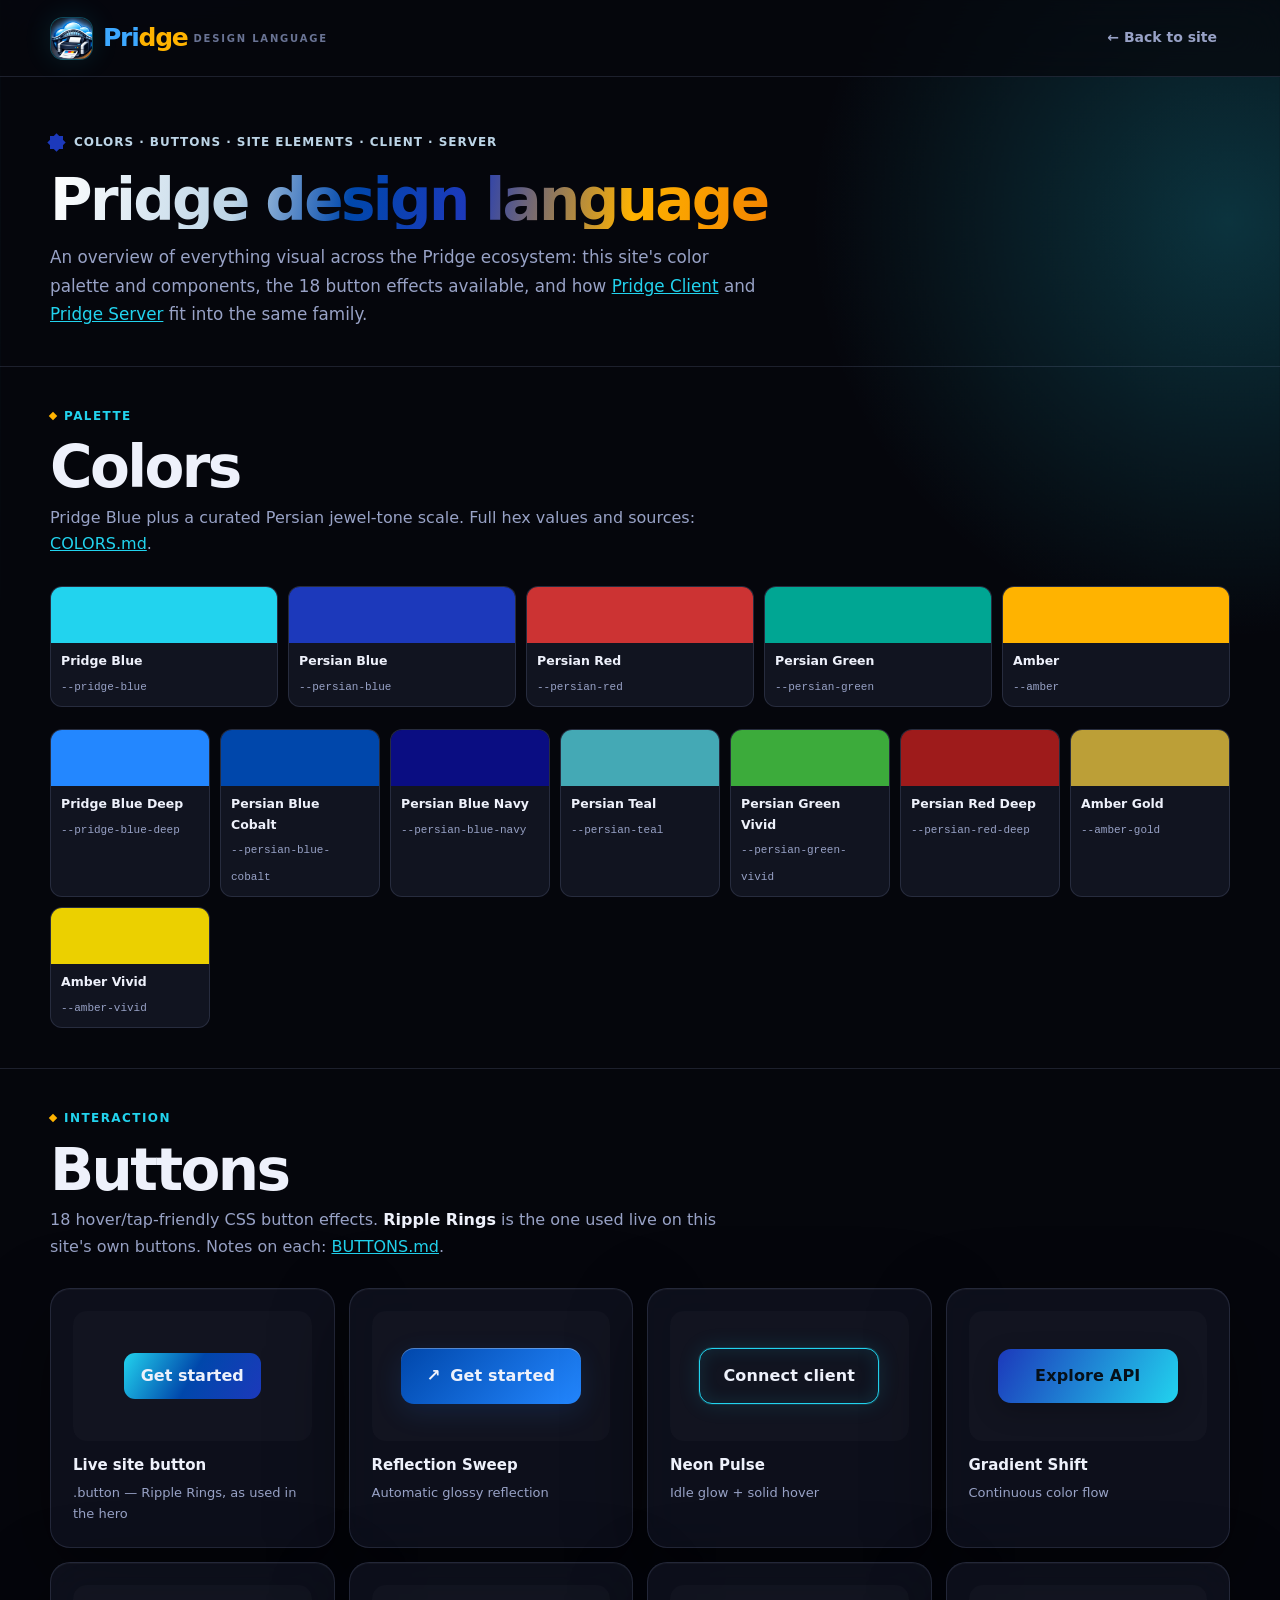
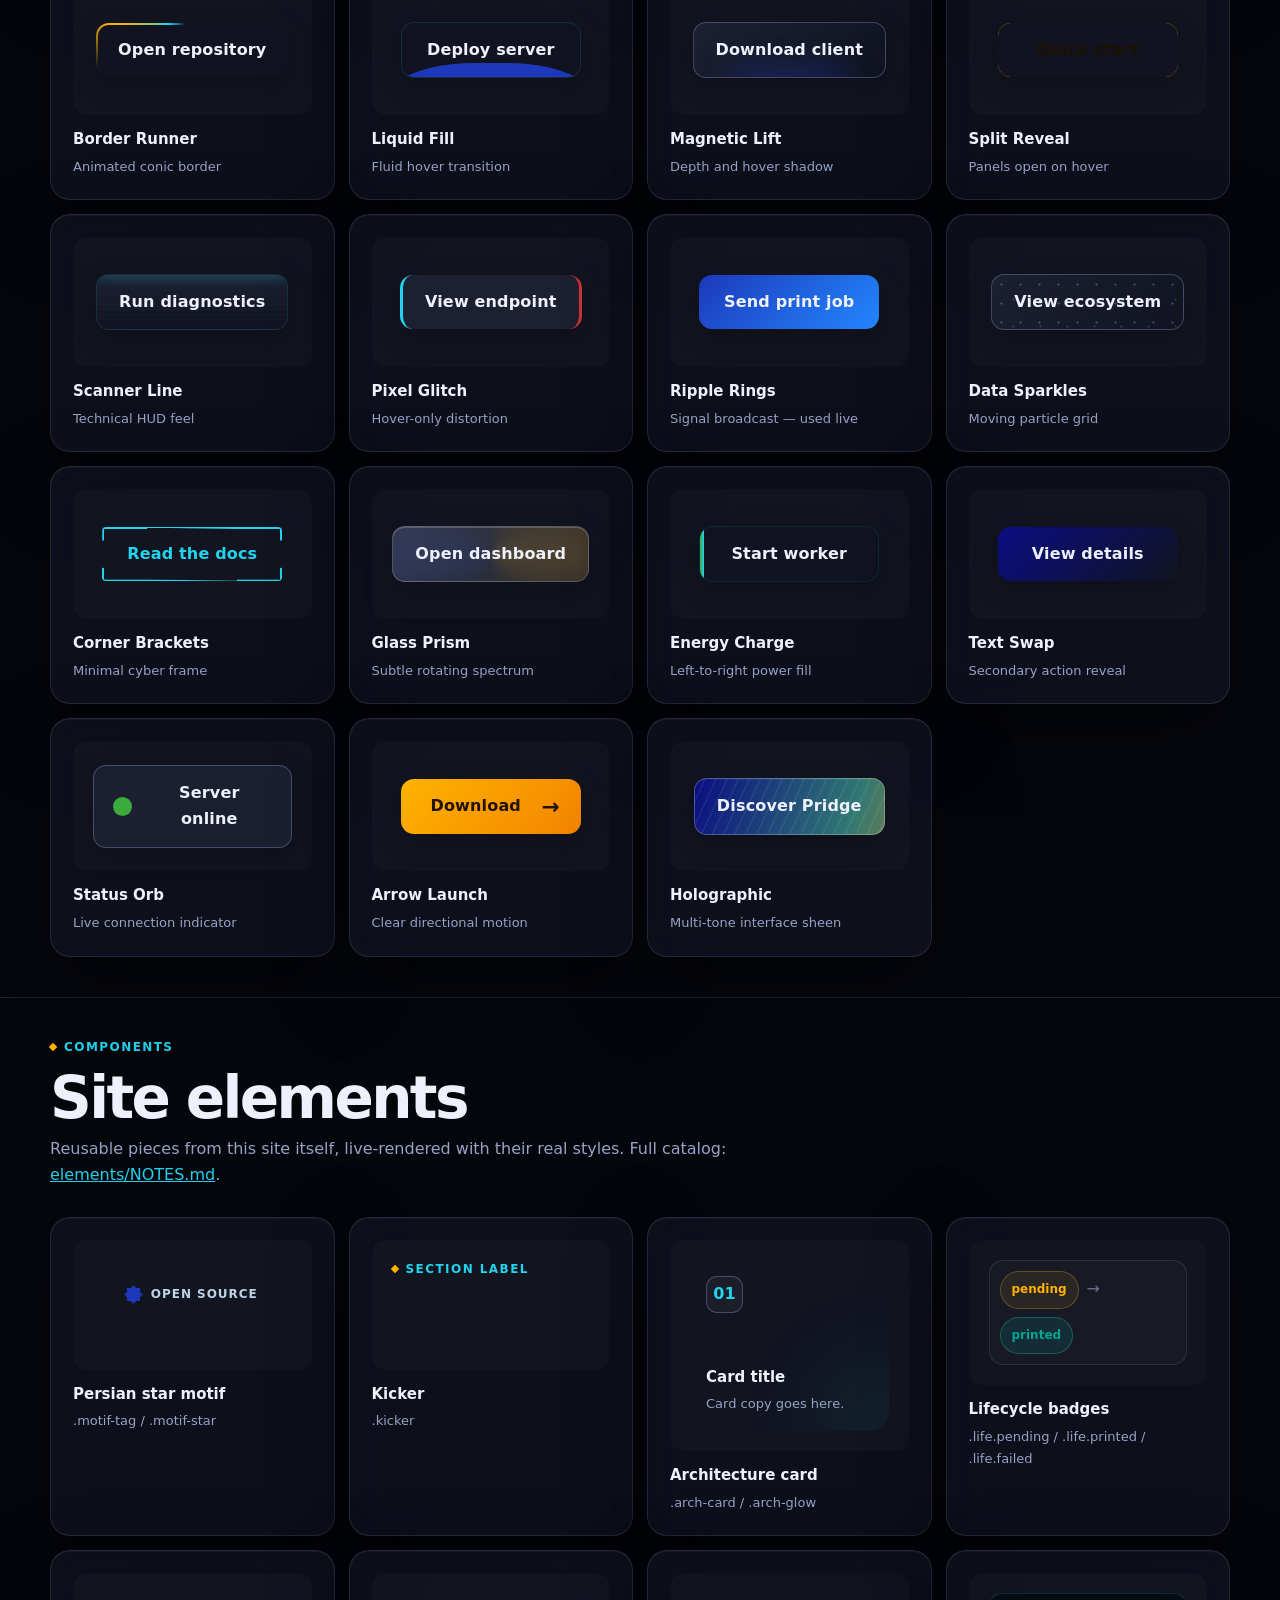
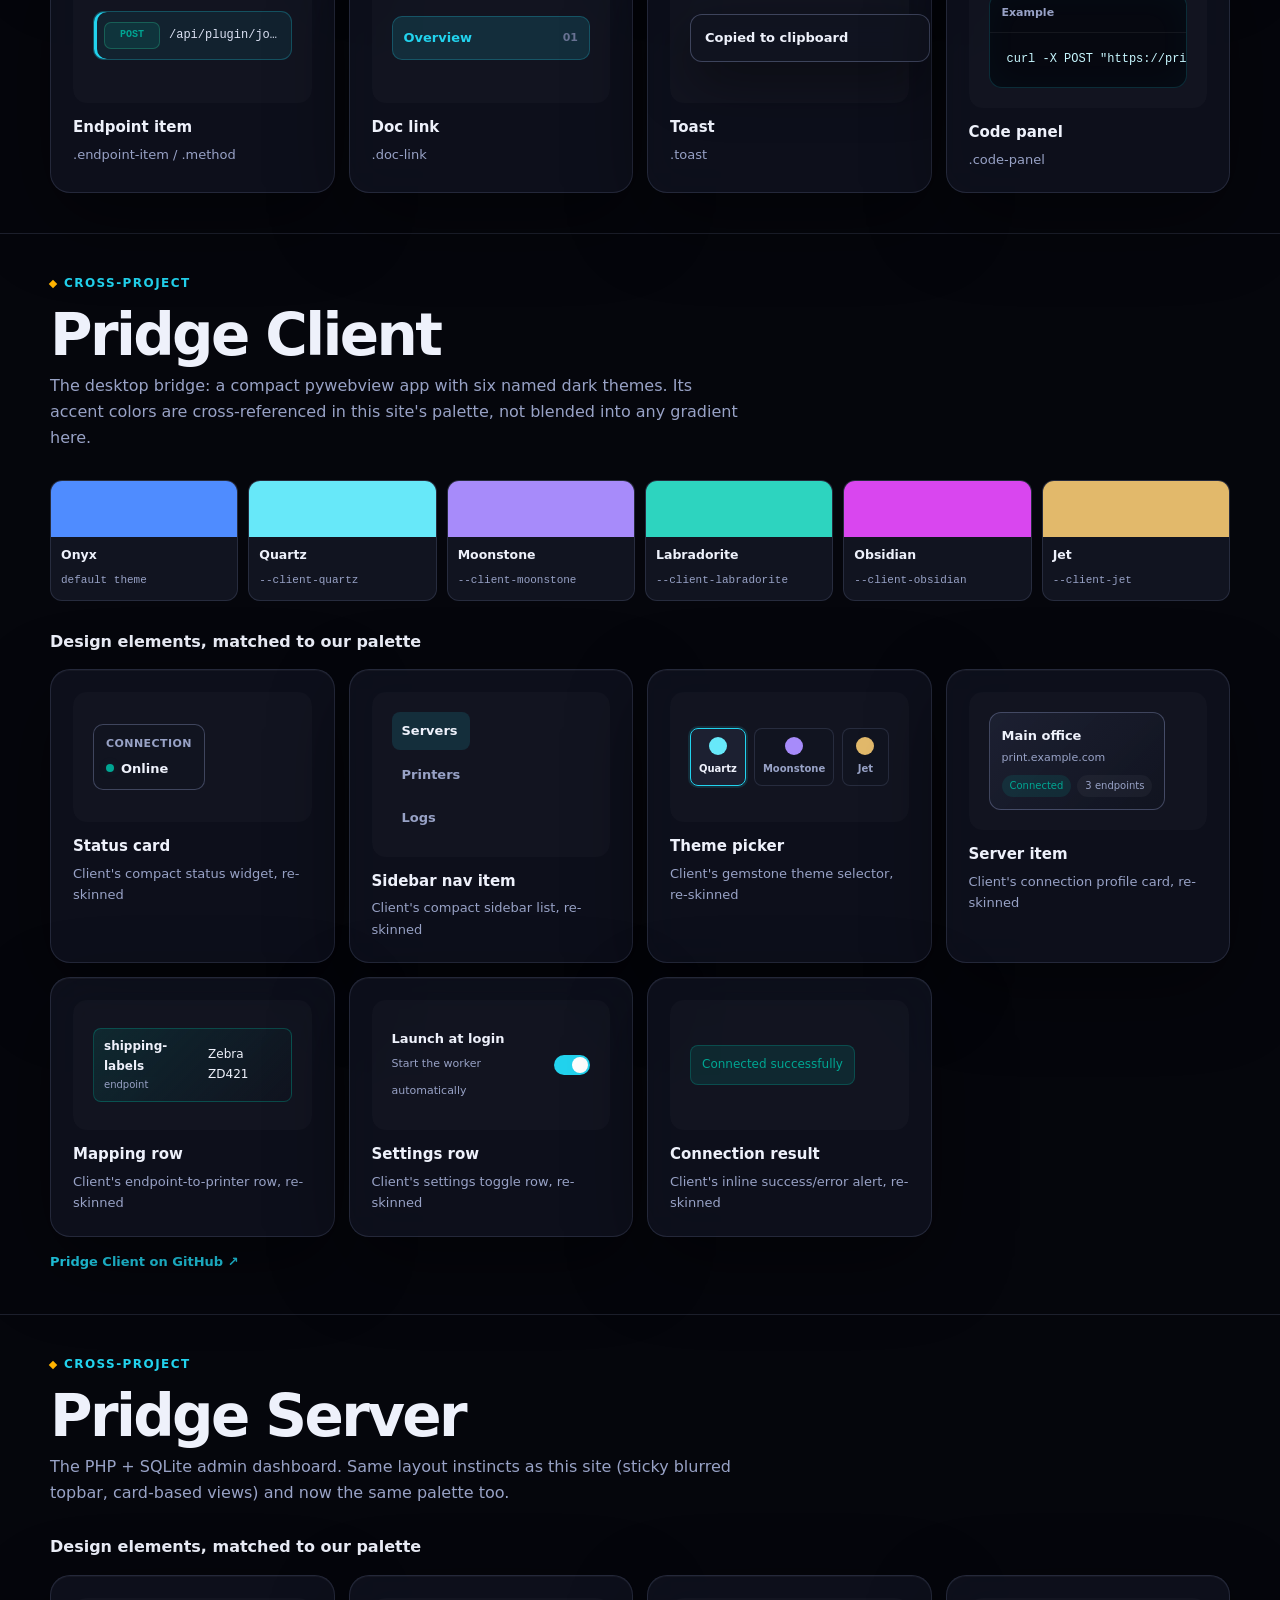
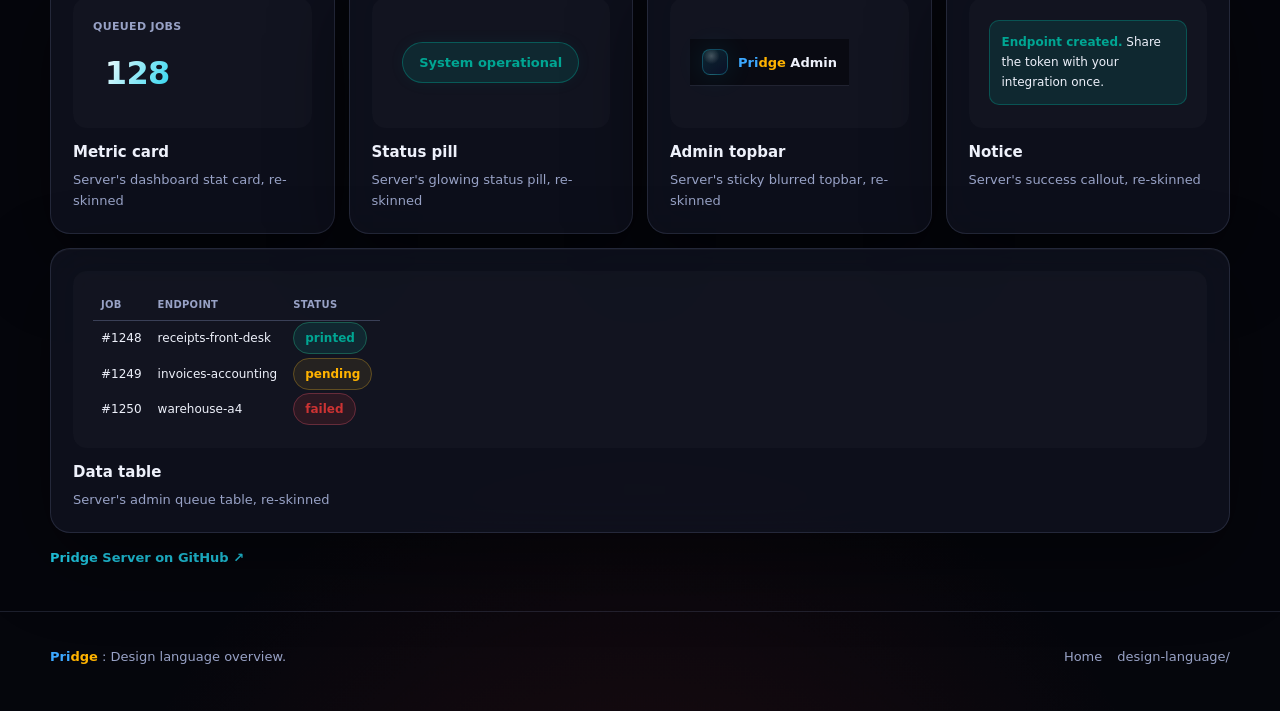
<file: docs/design.html>
<!doctype html>
<html lang="en">
<head>
  <meta charset="utf-8">
  <meta name="viewport" content="width=device-width,initial-scale=1,viewport-fit=cover">
  <meta name="theme-color" content="#05060c">
  <meta name="color-scheme" content="dark">
  <link rel="icon" href="assets/images/IconBig.png" type="image/png">
  <title>Pridge Design Language</title>
  <meta name="description" content="An overview of Pridge's design language: color palette, button effects, site elements, and how Pridge Client and Pridge Server fit in.">
  <link rel="canonical" href="https://sayehava.github.io/Pridge/design.html">
  <link rel="stylesheet" href="assets/css/colors.css">
  <link rel="stylesheet" href="assets/css/pridge.css">
  <link rel="stylesheet" href="assets/css/buttons.css">
  <style>
    .dl-hero { padding: 54px 0 20px; }
    .dl-hero p { max-width: 720px; color: var(--muted); font-size: 1.05rem; line-height: 1.7; }
    .dl-back { display: inline-flex; align-items: center; gap: 6px; margin-bottom: 18px; color: var(--muted); font-size: 13px; font-weight: 700; text-decoration: none; }
    .dl-back:hover { color: var(--text); }
    .dl-section { padding: 40px 0; border-top: 1px solid var(--line); }
    .dl-section > .container > h2 { margin-bottom: 6px; }
    .dl-section > .container > p.lead { color: var(--muted); margin-bottom: 28px; max-width: 700px; }
    .dl-grid { display: grid; grid-template-columns: repeat(auto-fit, minmax(230px, 1fr)); gap: 14px; }
    .dl-swatch-grid { display: grid; grid-template-columns: repeat(auto-fit, minmax(150px, 1fr)); gap: 10px; }
    .dl-swatch {
      border: 1px solid var(--line); border-radius: 12px; overflow: hidden;
      background: var(--panel-solid);
    }
    .dl-swatch-color { height: 56px; }
    .dl-swatch-label { padding: 8px 10px; }
    .dl-swatch-label strong { display: block; font-size: 12.5px; }
    .dl-swatch-label small { color: var(--muted); font-size: 11px; font-family: ui-monospace, SFMono-Regular, Menlo, monospace; }
    .dl-card { padding: 22px; border-radius: var(--radius-lg); }
    .dl-preview { min-height: 130px; display: grid; place-items: center; padding: 20px; border-radius: var(--radius-md); background: rgba(255,255,255,.02); margin-bottom: 12px; }
    .dl-card h3 { font-size: 15px; margin-bottom: 4px; }
    .dl-card p { color: var(--muted); font-size: 13px; margin: 0; }
    .dl-flow { display: flex; flex-wrap: wrap; align-items: center; gap: 10px; }
    .dl-repo-link { display: inline-flex; align-items: center; gap: 6px; margin-top: 14px; font-size: 13px; font-weight: 700; color: var(--pridge-blue); text-decoration: none; }
    .dl-repo-link:hover { text-decoration: underline; }
    .dl-note { margin-top: 14px; padding: 12px 14px; border-radius: 10px; background: rgba(255,179,0,.06); border: 1px solid var(--amber-soft); color: var(--muted); font-size: 13px; }
  </style>
</head>
<body>
  <header class="topbar">
    <div class="container topbar-inner">
      <a class="brand" href="index.html" aria-label="Pridge home">
        <span class="brand-icon"><img src="assets/images/IconBig.png" alt="" width="50" height="50"></span>
        <span><span class="word-pri">Pri</span><span class="word-dge">dge</span></span>
        <span class="brand-mini">Design language</span>
      </a>
      <nav class="nav" style="flex:1;justify-content:flex-end">
        <a href="index.html">&larr; Back to site</a>
      </nav>
    </div>
  </header>

  <main id="main">
    <section class="dl-hero">
      <div class="container">
        <div class="motif-tag"><span class="motif-star" aria-hidden="true"></span> Colors &middot; buttons &middot; site elements &middot; client &middot; server</div>
        <h1 style="font-size:clamp(34px,5vw,58px);letter-spacing:-.045em;margin-bottom:14px">
          <span class="gradient-title">Pridge design language</span>
        </h1>
        <p>An overview of everything visual across the Pridge ecosystem: this site's color palette and components, the 18 button effects available, and how <a href="https://github.com/sayehava/Pridge-Client" style="color:var(--pridge-blue)">Pridge Client</a> and <a href="https://github.com/sayehava/Pridge-Server" style="color:var(--pridge-blue)">Pridge Server</a> fit into the same family.</p>
      </div>
    </section>

    <section class="dl-section" id="colors">
      <div class="container">
        <div class="kicker">Palette</div>
        <h2>Colors</h2>
        <p class="lead">Pridge Blue plus a curated Persian jewel-tone scale. Full hex values and sources: <a href="https://github.com/sayehava/Pridge/blob/main/COLORS.md" target="_blank" rel="noopener" style="color:var(--pridge-blue)">COLORS.md</a>.</p>
        <div class="dl-swatch-grid" style="margin-bottom:22px">
          <div class="dl-swatch"><div class="dl-swatch-color" style="background:var(--pridge-blue)"></div><div class="dl-swatch-label"><strong>Pridge Blue</strong><small>--pridge-blue</small></div></div>
          <div class="dl-swatch"><div class="dl-swatch-color" style="background:var(--persian-blue)"></div><div class="dl-swatch-label"><strong>Persian Blue</strong><small>--persian-blue</small></div></div>
          <div class="dl-swatch"><div class="dl-swatch-color" style="background:var(--persian-red)"></div><div class="dl-swatch-label"><strong>Persian Red</strong><small>--persian-red</small></div></div>
          <div class="dl-swatch"><div class="dl-swatch-color" style="background:var(--persian-green)"></div><div class="dl-swatch-label"><strong>Persian Green</strong><small>--persian-green</small></div></div>
          <div class="dl-swatch"><div class="dl-swatch-color" style="background:var(--amber)"></div><div class="dl-swatch-label"><strong>Amber</strong><small>--amber</small></div></div>
        </div>
        <div class="dl-swatch-grid">
          <div class="dl-swatch"><div class="dl-swatch-color" style="background:var(--pridge-blue-deep)"></div><div class="dl-swatch-label"><strong>Pridge Blue Deep</strong><small>--pridge-blue-deep</small></div></div>
          <div class="dl-swatch"><div class="dl-swatch-color" style="background:var(--persian-blue-cobalt)"></div><div class="dl-swatch-label"><strong>Persian Blue Cobalt</strong><small>--persian-blue-cobalt</small></div></div>
          <div class="dl-swatch"><div class="dl-swatch-color" style="background:var(--persian-blue-navy)"></div><div class="dl-swatch-label"><strong>Persian Blue Navy</strong><small>--persian-blue-navy</small></div></div>
          <div class="dl-swatch"><div class="dl-swatch-color" style="background:var(--persian-teal)"></div><div class="dl-swatch-label"><strong>Persian Teal</strong><small>--persian-teal</small></div></div>
          <div class="dl-swatch"><div class="dl-swatch-color" style="background:var(--persian-green-vivid)"></div><div class="dl-swatch-label"><strong>Persian Green Vivid</strong><small>--persian-green-vivid</small></div></div>
          <div class="dl-swatch"><div class="dl-swatch-color" style="background:var(--persian-red-deep)"></div><div class="dl-swatch-label"><strong>Persian Red Deep</strong><small>--persian-red-deep</small></div></div>
          <div class="dl-swatch"><div class="dl-swatch-color" style="background:var(--amber-gold)"></div><div class="dl-swatch-label"><strong>Amber Gold</strong><small>--amber-gold</small></div></div>
          <div class="dl-swatch"><div class="dl-swatch-color" style="background:var(--amber-vivid)"></div><div class="dl-swatch-label"><strong>Amber Vivid</strong><small>--amber-vivid</small></div></div>
        </div>
      </div>
    </section>

    <section class="dl-section" id="buttons">
      <div class="container">
        <div class="kicker">Interaction</div>
        <h2>Buttons</h2>
        <p class="lead">18 hover/tap-friendly CSS button effects. <strong style="color:var(--text)">Ripple Rings</strong> is the one used live on this site's own buttons. Notes on each: <a href="https://github.com/sayehava/Pridge/blob/main/design-language/buttons/BUTTONS.md" target="_blank" rel="noopener" style="color:var(--pridge-blue)">BUTTONS.md</a>.</p>
        <div class="dl-grid">
          <div class="dl-card glass"><div class="dl-preview"><button class="button">Get started</button></div><h3>Live site button</h3><p>.button &mdash; Ripple Rings, as used in the hero</p></div>
          <div class="dl-card glass"><div class="dl-preview"><button class="fx-btn fx-reflection"><span class="icon">&#8599;</span>Get started</button></div><h3>Reflection Sweep</h3><p>Automatic glossy reflection</p></div>
          <div class="dl-card glass"><div class="dl-preview"><button class="fx-btn fx-neon">Connect client</button></div><h3>Neon Pulse</h3><p>Idle glow + solid hover</p></div>
          <div class="dl-card glass"><div class="dl-preview"><button class="fx-btn fx-shift">Explore API</button></div><h3>Gradient Shift</h3><p>Continuous color flow</p></div>
          <div class="dl-card glass"><div class="dl-preview"><button class="fx-btn fx-runner">Open repository</button></div><h3>Border Runner</h3><p>Animated conic border</p></div>
          <div class="dl-card glass"><div class="dl-preview"><button class="fx-btn fx-liquid">Deploy server</button></div><h3>Liquid Fill</h3><p>Fluid hover transition</p></div>
          <div class="dl-card glass"><div class="dl-preview"><button class="fx-btn fx-magnetic">Download client</button></div><h3>Magnetic Lift</h3><p>Depth and hover shadow</p></div>
          <div class="dl-card glass"><div class="dl-preview"><button class="fx-btn fx-split">Quick start</button></div><h3>Split Reveal</h3><p>Panels open on hover</p></div>
          <div class="dl-card glass"><div class="dl-preview"><button class="fx-btn fx-scan">Run diagnostics</button></div><h3>Scanner Line</h3><p>Technical HUD feel</p></div>
          <div class="dl-card glass"><div class="dl-preview"><button class="fx-btn fx-glitch">View endpoint</button></div><h3>Pixel Glitch</h3><p>Hover-only distortion</p></div>
          <div class="dl-card glass"><div class="dl-preview"><button class="fx-btn fx-ripple">Send print job</button></div><h3>Ripple Rings</h3><p>Signal broadcast &mdash; used live</p></div>
          <div class="dl-card glass"><div class="dl-preview"><button class="fx-btn fx-stars">View ecosystem</button></div><h3>Data Sparkles</h3><p>Moving particle grid</p></div>
          <div class="dl-card glass"><div class="dl-preview"><button class="fx-btn fx-corners">Read the docs</button></div><h3>Corner Brackets</h3><p>Minimal cyber frame</p></div>
          <div class="dl-card glass"><div class="dl-preview"><button class="fx-btn fx-glass">Open dashboard</button></div><h3>Glass Prism</h3><p>Subtle rotating spectrum</p></div>
          <div class="dl-card glass"><div class="dl-preview"><button class="fx-btn fx-charge">Start worker</button></div><h3>Energy Charge</h3><p>Left-to-right power fill</p></div>
          <div class="dl-card glass"><div class="dl-preview"><button class="fx-btn fx-swap"><span class="front">View details</span><span class="back">Open now &#8599;</span></button></div><h3>Text Swap</h3><p>Secondary action reveal</p></div>
          <div class="dl-card glass"><div class="dl-preview"><button class="fx-btn fx-orb">Server online</button></div><h3>Status Orb</h3><p>Live connection indicator</p></div>
          <div class="dl-card glass"><div class="dl-preview"><button class="fx-btn fx-arrow">Download</button></div><h3>Arrow Launch</h3><p>Clear directional motion</p></div>
          <div class="dl-card glass"><div class="dl-preview"><button class="fx-btn fx-holo">Discover Pridge</button></div><h3>Holographic</h3><p>Multi-tone interface sheen</p></div>
        </div>
      </div>
    </section>

    <section class="dl-section" id="elements">
      <div class="container">
        <div class="kicker">Components</div>
        <h2>Site elements</h2>
        <p class="lead">Reusable pieces from this site itself, live-rendered with their real styles. Full catalog: <a href="https://github.com/sayehava/Pridge/blob/main/design-language/elements/NOTES.md" target="_blank" rel="noopener" style="color:var(--pridge-blue)">elements/NOTES.md</a>.</p>
        <div class="dl-grid">
          <div class="dl-card glass"><div class="dl-preview"><div class="motif-tag"><span class="motif-star" aria-hidden="true"></span> Open source</div></div><h3>Persian star motif</h3><p>.motif-tag / .motif-star</p></div>

          <div class="dl-card glass"><div class="dl-preview" style="flex-direction:column;align-items:flex-start;display:grid;justify-items:start"><div class="kicker">Section label</div></div><h3>Kicker</h3><p>.kicker</p></div>

          <div class="dl-card glass" style="position:relative;overflow:hidden">
            <div class="dl-preview">
              <article class="arch-card" style="min-height:0;padding:16px;width:100%">
                <span class="arch-number">01</span>
                <h3 style="margin:10px 0 4px">Card title</h3>
                <p style="font-size:13px">Card copy goes here.</p>
                <span class="arch-glow"></span>
              </article>
            </div>
            <h3>Architecture card</h3><p>.arch-card / .arch-glow</p>
          </div>

          <div class="dl-card glass"><div class="dl-preview"><div class="lifecycle" style="padding:10px"><span class="life pending">pending</span><span class="life-arrow">&rarr;</span><span class="life printed">printed</span></div></div><h3>Lifecycle badges</h3><p>.life.pending / .life.printed / .life.failed</p></div>

          <div class="dl-card glass"><div class="dl-preview" style="width:100%"><button class="endpoint-item active" type="button" style="width:100%"><span class="method post">POST</span><span class="endpoint-path">/api/plugin/jobs</span></button></div><h3>Endpoint item</h3><p>.endpoint-item / .method</p></div>

          <div class="dl-card glass"><div class="dl-preview"><button class="doc-link active" type="button" style="width:100%"><span>Overview</span><span>01</span></button></div><h3>Doc link</h3><p>.doc-link</p></div>

          <div class="dl-card glass"><div class="dl-preview"><div class="toast">Copied to clipboard</div></div><h3>Toast</h3><p>.toast</p></div>

          <div class="dl-card glass"><div class="dl-preview"><div class="code-panel" style="width:100%;margin:0"><div class="code-head"><span>Example</span></div><pre>curl -X POST "https://print.example.com/api/plugin/jobs"</pre></div></div><h3>Code panel</h3><p>.code-panel</p></div>
        </div>
      </div>
    </section>

    <section class="dl-section" id="client">
      <div class="container">
        <div class="kicker">Cross-project</div>
        <h2>Pridge Client</h2>
        <p class="lead">The desktop bridge: a compact pywebview app with six named dark themes. Its accent colors are cross-referenced in this site's palette, not blended into any gradient here.</p>
        <div class="dl-swatch-grid">
          <div class="dl-swatch"><div class="dl-swatch-color" style="background:var(--client-onyx)"></div><div class="dl-swatch-label"><strong>Onyx</strong><small>default theme</small></div></div>
          <div class="dl-swatch"><div class="dl-swatch-color" style="background:var(--client-quartz)"></div><div class="dl-swatch-label"><strong>Quartz</strong><small>--client-quartz</small></div></div>
          <div class="dl-swatch"><div class="dl-swatch-color" style="background:var(--client-moonstone)"></div><div class="dl-swatch-label"><strong>Moonstone</strong><small>--client-moonstone</small></div></div>
          <div class="dl-swatch"><div class="dl-swatch-color" style="background:var(--client-labradorite)"></div><div class="dl-swatch-label"><strong>Labradorite</strong><small>--client-labradorite</small></div></div>
          <div class="dl-swatch"><div class="dl-swatch-color" style="background:var(--client-obsidian)"></div><div class="dl-swatch-label"><strong>Obsidian</strong><small>--client-obsidian</small></div></div>
          <div class="dl-swatch"><div class="dl-swatch-color" style="background:var(--client-jet)"></div><div class="dl-swatch-label"><strong>Jet</strong><small>--client-jet</small></div></div>
        </div>

        <h3 style="margin:28px 0 14px;font-size:16px">Design elements, matched to our palette</h3>
        <div class="dl-grid">
          <div class="dl-card glass">
            <div class="dl-preview" style="justify-content:flex-start">
              <div style="width:100%;padding:10px 12px;border:1px solid var(--line-strong);border-radius:10px;background:var(--panel-solid)">
                <div style="font-size:11px;font-weight:700;letter-spacing:.04em;text-transform:uppercase;color:var(--muted);margin-bottom:4px">Connection</div>
                <div style="font-size:13px;font-weight:600;display:flex;align-items:center;gap:7px">
                  <span style="width:8px;height:8px;border-radius:50%;background:var(--persian-green);box-shadow:0 0 8px var(--persian-green-soft);display:inline-block"></span>
                  Online
                </div>
              </div>
            </div>
            <h3>Status card</h3><p>Client's compact status widget, re-skinned</p>
          </div>
          <div class="dl-card glass">
            <div class="dl-preview" style="justify-content:flex-start">
              <div style="width:100%;display:grid;gap:6px">
                <div style="display:flex;align-items:center;gap:8px;padding:8px 10px;border-radius:8px;background:var(--pridge-blue-soft);color:var(--text);font-size:13px;font-weight:700">Servers</div>
                <div style="display:flex;align-items:center;gap:8px;padding:8px 10px;border-radius:8px;color:var(--muted);font-size:13px;font-weight:700">Printers</div>
                <div style="display:flex;align-items:center;gap:8px;padding:8px 10px;border-radius:8px;color:var(--muted);font-size:13px;font-weight:700">Logs</div>
              </div>
            </div>
            <h3>Sidebar nav item</h3><p>Client's compact sidebar list, re-skinned</p>
          </div>
          <div class="dl-card glass">
            <div class="dl-preview" style="justify-content:flex-start">
              <div style="width:100%;display:grid;grid-template-columns:repeat(3,1fr);gap:8px">
                <div style="display:flex;flex-direction:column;align-items:center;gap:6px;padding:8px;border-radius:8px;border:1px solid var(--pridge-blue);box-shadow:0 0 0 2px var(--pridge-blue-soft);background:var(--panel-hover)">
                  <span style="width:18px;height:18px;border-radius:50%;background:var(--client-quartz)"></span>
                  <strong style="font-size:10px">Quartz</strong>
                </div>
                <div style="display:flex;flex-direction:column;align-items:center;gap:6px;padding:8px;border-radius:8px;border:1px solid var(--line);background:var(--panel-solid)">
                  <span style="width:18px;height:18px;border-radius:50%;background:var(--client-moonstone)"></span>
                  <strong style="font-size:10px;color:var(--muted)">Moonstone</strong>
                </div>
                <div style="display:flex;flex-direction:column;align-items:center;gap:6px;padding:8px;border-radius:8px;border:1px solid var(--line);background:var(--panel-solid)">
                  <span style="width:18px;height:18px;border-radius:50%;background:var(--client-jet)"></span>
                  <strong style="font-size:10px;color:var(--muted)">Jet</strong>
                </div>
              </div>
            </div>
            <h3>Theme picker</h3><p>Client's gemstone theme selector, re-skinned</p>
          </div>
          <div class="dl-card glass">
            <div class="dl-preview" style="justify-content:flex-start">
              <div style="width:100%;padding:12px;border:1px solid var(--line-strong);border-radius:12px;background:linear-gradient(135deg,var(--panel-hover),var(--panel-solid))">
                <div style="font-size:13px;font-weight:700">Main office</div>
                <div style="font-size:11px;color:var(--muted);margin:2px 0 8px">print.example.com</div>
                <div style="display:flex;gap:6px">
                  <span style="font-size:10px;padding:3px 8px;border-radius:999px;background:var(--persian-green-soft);color:var(--persian-green)">Connected</span>
                  <span style="font-size:10px;padding:3px 8px;border-radius:999px;background:rgba(255,255,255,.04);color:var(--muted)">3 endpoints</span>
                </div>
              </div>
            </div>
            <h3>Server item</h3><p>Client's connection profile card, re-skinned</p>
          </div>
          <div class="dl-card glass">
            <div class="dl-preview" style="justify-content:flex-start">
              <div style="width:100%;display:flex;align-items:center;justify-content:space-between;gap:10px;padding:8px 10px;border:1px solid rgba(0,166,147,.34);border-radius:8px;background:linear-gradient(135deg,var(--persian-green-soft),var(--panel-solid))">
                <div>
                  <div style="font-size:12px;font-weight:700">shipping-labels</div>
                  <div style="font-size:10px;color:var(--muted)">endpoint</div>
                </div>
                <div style="font-size:12px">Zebra ZD421</div>
              </div>
            </div>
            <h3>Mapping row</h3><p>Client's endpoint-to-printer row, re-skinned</p>
          </div>
          <div class="dl-card glass">
            <div class="dl-preview" style="justify-content:flex-start">
              <div style="width:100%;display:flex;align-items:center;justify-content:space-between;gap:14px">
                <div>
                  <strong style="font-size:13px;display:block">Launch at login</strong>
                  <small style="color:var(--muted);font-size:11px">Start the worker automatically</small>
                </div>
                <span style="width:36px;height:20px;border-radius:999px;background:var(--pridge-blue);position:relative;display:inline-block;flex:0 0 auto">
                  <span style="position:absolute;top:2px;right:2px;width:16px;height:16px;border-radius:50%;background:#fff"></span>
                </span>
              </div>
            </div>
            <h3>Settings row</h3><p>Client's settings toggle row, re-skinned</p>
          </div>
          <div class="dl-card glass">
            <div class="dl-preview" style="justify-content:flex-start">
              <div style="width:100%;padding:9px 11px;border-radius:8px;font-size:12px;background:var(--persian-green-soft);color:var(--persian-green);border:1px solid rgba(0,166,147,.3)">Connected successfully</div>
            </div>
            <h3>Connection result</h3><p>Client's inline success/error alert, re-skinned</p>
          </div>
        </div>

        <a class="dl-repo-link" href="https://github.com/sayehava/Pridge-Client" target="_blank" rel="noopener">Pridge Client on GitHub &#8599;</a>
      </div>
    </section>

    <section class="dl-section" id="server">
      <div class="container">
        <div class="kicker">Cross-project</div>
        <h2>Pridge Server</h2>
        <p class="lead">The PHP + SQLite admin dashboard. Same layout instincts as this site (sticky blurred topbar, card-based views) and now the same palette too.</p>

        <h3 style="margin:28px 0 14px;font-size:16px">Design elements, matched to our palette</h3>
        <div class="dl-grid">
          <div class="dl-card glass">
            <div class="dl-preview" style="justify-content:flex-start;flex-direction:column;align-items:flex-start;display:grid;gap:4px">
              <span style="color:var(--muted);font-size:11px;font-weight:700;letter-spacing:.03em;text-transform:uppercase">Queued jobs</span>
              <strong style="background:linear-gradient(120deg,#fff,var(--pridge-blue));-webkit-background-clip:text;background-clip:text;color:transparent;font-size:32px;letter-spacing:-.02em">128</strong>
            </div>
            <h3>Metric card</h3><p>Server's dashboard stat card, re-skinned</p>
          </div>
          <div class="dl-card glass">
            <div class="dl-preview">
              <span style="background:var(--persian-green-soft);border:1px solid rgba(0,166,147,.4);border-radius:999px;box-shadow:0 0 20px -6px var(--persian-green-soft);color:var(--persian-green);font-weight:700;padding:9px 16px;font-size:13px">System operational</span>
            </div>
            <h3>Status pill</h3><p>Server's glowing status pill, re-skinned</p>
          </div>
          <div class="dl-card glass">
            <div class="dl-preview" style="justify-content:flex-start">
              <div style="width:100%;display:flex;align-items:center;gap:10px;padding:10px 12px;border-bottom:1px solid var(--line);background:rgba(6,7,13,.72)">
                <span class="brand-icon" style="width:26px;height:26px;border-radius:8px"></span>
                <strong style="font-size:13px"><span class="word-pri">Pri</span><span class="word-dge">dge</span> Admin</strong>
              </div>
            </div>
            <h3>Admin topbar</h3><p>Server's sticky blurred topbar, re-skinned</p>
          </div>
          <div class="dl-card glass">
            <div class="dl-preview" style="justify-content:flex-start">
              <div style="width:100%;background:var(--persian-green-soft);border:1px solid rgba(0,166,147,.35);border-radius:10px;padding:12px;font-size:12px;color:var(--text)">
                <strong style="color:var(--persian-green)">Endpoint created.</strong> Share the token with your integration once.
              </div>
            </div>
            <h3>Notice</h3><p>Server's success callout, re-skinned</p>
          </div>
          <div class="dl-card glass" style="grid-column:1 / -1">
            <div class="dl-preview" style="justify-content:flex-start">
              <table style="width:100%;border-collapse:collapse;font-size:12px">
                <thead>
                  <tr>
                    <th style="text-align:left;color:var(--muted);font-weight:700;text-transform:uppercase;font-size:10px;letter-spacing:.03em;padding:6px 8px;border-bottom:1px solid var(--line)">Job</th>
                    <th style="text-align:left;color:var(--muted);font-weight:700;text-transform:uppercase;font-size:10px;letter-spacing:.03em;padding:6px 8px;border-bottom:1px solid var(--line)">Endpoint</th>
                    <th style="text-align:left;color:var(--muted);font-weight:700;text-transform:uppercase;font-size:10px;letter-spacing:.03em;padding:6px 8px;border-bottom:1px solid var(--line)">Status</th>
                  </tr>
                </thead>
                <tbody>
                  <tr><td style="padding:8px">#1248</td><td style="padding:8px">receipts-front-desk</td><td style="padding:8px"><span class="life printed" style="margin:0">printed</span></td></tr>
                  <tr><td style="padding:8px">#1249</td><td style="padding:8px">invoices-accounting</td><td style="padding:8px"><span class="life pending" style="margin:0">pending</span></td></tr>
                  <tr><td style="padding:8px">#1250</td><td style="padding:8px">warehouse-a4</td><td style="padding:8px"><span class="life failed" style="margin:0">failed</span></td></tr>
                </tbody>
              </table>
            </div>
            <h3>Data table</h3><p>Server's admin queue table, re-skinned</p>
          </div>
        </div>

        <a class="dl-repo-link" href="https://github.com/sayehava/Pridge-Server" target="_blank" rel="noopener">Pridge Server on GitHub &#8599;</a>
      </div>
    </section>
  </main>

  <footer>
    <div class="container footer-grid">
      <div>
        <strong><span class="word-pri">Pri</span><span class="word-dge">dge</span></strong>
        <span>: Design language overview.</span>
      </div>
      <div class="footer-links">
        <a href="index.html">Home</a>
        <a href="https://github.com/sayehava/Pridge/blob/main/design-language/README.md" target="_blank" rel="noopener">design-language/</a>
      </div>
    </div>
  </footer>
</body>
</html>
</file>
<file: docs/assets/css/colors.css>
/*
  Pridge color palette.

  Every color pridge.css draws on lives here. Re-theme the whole site by
  editing the tokens below; component styles never hardcode a hex value.

  Brand family: Pridge Blue (existing brand accent) plus a curated
  Persian jewel-tone scale (Persian Blue, Persian Teal, Persian Red,
  Persian Green, Amber), inspired by:
    https://github.com/alijsh/persian-colors/blob/master/persian-colors.css
    https://www.color-hex.com/color-palette/372
    https://www.color-hex.com/color-palette/41105
    https://www.color-hex.com/color-palette/61780
*/
:root {
  /* Neutrals (dark theme) */
  --bg: #05060c;
  --bg-2: #090b14;
  --panel: rgba(19, 22, 36, .67);
  --panel-solid: #111420;
  --panel-hover: rgba(31, 35, 54, .83);
  --line: rgba(158, 170, 219, .16);
  --line-strong: rgba(158, 170, 219, .32);
  --text: #eef1fb;
  --muted: #98a2c6;
  --muted-2: #697394;
  --shadow: 0 26px 80px rgba(0, 0, 0, .42);

  /* Pridge Blue - the existing brand accent, two working shades */
  --pridge-blue: #22d3ee;
  --pridge-blue-deep: #2387ff;

  /* Persian Blue - a fuller tonal range, from deep cobalt to pale sky */
  --persian-blue: #1c39bb;
  --persian-blue-deep: #0067a5;
  --persian-blue-cobalt: #0047ab;
  --persian-blue-navy: #0a0d82;
  --persian-blue-sky: #bcd4e6;
  --persian-blue-muted: #91a3b0;

  /* Persian Teal - bridges Persian Blue and Persian Green */
  --persian-teal: #44a9b5;
  --persian-teal-deep: #005d5d;

  /* Persian Red - a deeper range alongside the vivid primary */
  --persian-red: #cc3333;
  --persian-red-deep: #9e1b1b;
  --persian-red-dark: #5d0000;

  /* Persian Green - persian-green-brilliant-bluish / moderate-bluish, plus vivid, olive and forest shades */
  --persian-green: #00a693;
  --persian-green-deep: #317873;
  --persian-green-vivid: #3cab3b;
  --persian-green-olive: #71a559;
  --persian-green-forest: #1c5125;

  /* Amber - warm gold range */
  --amber: #ffb300;
  --amber-deep: #f38400;
  --amber-burnt: #ba711f;
  --amber-gold: #bc9f37;
  --amber-vivid: #ebd000;
  --amber-pale: #faf4d4;

  /*
    Pridge Client accent reference - the desktop app's theme names and
    accent colors (src/printbridge_client/webui/styles.css), kept here
    for cross-project awareness. Not used in any site gradient or fill;
    see design-language/client/NOTES.md.
  */
  --client-onyx: #4f8cff;
  --client-quartz: #67e8f9;
  --client-moonstone: #a78bfa;
  --client-labradorite: #2dd4bf;
  --client-obsidian: #d946ef;
  --client-jet: #e2b96b;

  /* Soft translucent tints, used for badges/glows/hover fills */
  --pridge-blue-soft: rgba(34, 211, 238, .13);
  --pridge-blue-deep-soft: rgba(35, 135, 255, .13);
  --persian-blue-soft: rgba(28, 57, 187, .18);
  --persian-red-soft: rgba(204, 51, 51, .13);
  --persian-green-soft: rgba(0, 166, 147, .14);
  --amber-soft: rgba(255, 179, 0, .14);

  /*
    Semantic aliases consumed throughout pridge.css.
    Re-point these to swap where a brand color is used
    without touching component styles.
  */
  --blue: var(--pridge-blue);
  --blue-2: var(--pridge-blue-deep);
  --green: var(--persian-green);
  --orange: var(--amber);
  --yellow: var(--amber);
  --red: var(--persian-red);

  --blue-soft: var(--pridge-blue-soft);
  --orange-soft: var(--amber-soft);
  --green-soft: var(--persian-green-soft);
  --red-soft: var(--persian-red-soft);
}
</file>
<file: docs/assets/css/pridge.css>
:root {
      /* Color tokens now live in colors.css, loaded before this file. */
      --radius-xl: 28px;
      --radius-lg: 20px;
      --radius-md: 14px;
      --radius-sm: 10px;
      --max: 1180px;
    }

    * { box-sizing: border-box; }

    html {
      background: var(--bg);
      color: var(--text);
      scroll-behavior: smooth;
      scroll-padding-top: 92px;
    }

    body {
      margin: 0;
      min-height: 100vh;
      overflow-x: hidden;
      background:
        radial-gradient(820px circle at 8% -8%, rgba(28, 57, 187, .25), transparent 62%),
        radial-gradient(720px circle at 96% 4%, rgba(34, 211, 238, .22), transparent 58%),
        radial-gradient(900px circle at 50% 105%, rgba(204, 51, 51, .13), transparent 62%),
        var(--bg);
      color: var(--text);
      font-family: Inter, ui-sans-serif, system-ui, -apple-system, BlinkMacSystemFont, "Segoe UI", sans-serif;
      line-height: 1.65;
      text-rendering: optimizeLegibility;
      -webkit-font-smoothing: antialiased;
    }

    body.modal-open { overflow: hidden; }

    ::selection { background: rgba(34, 211, 238, .38); color: #fff; }
    ::-webkit-scrollbar { width: 10px; height: 10px; }
    ::-webkit-scrollbar-track { background: transparent; }
    ::-webkit-scrollbar-thumb {
      border-radius: 999px;
      background: linear-gradient(180deg, var(--blue), var(--persian-blue));
    }

    a { color: inherit; }
    button, input, textarea, select { font: inherit; }
    button { color: inherit; }
    img { max-width: 100%; }

    .skip-link {
      position: fixed;
      top: 10px;
      left: 10px;
      z-index: 9999;
      transform: translateY(-180%);
      padding: 10px 14px;
      border-radius: 10px;
      background: #fff;
      color: #000;
      font-weight: 800;
      text-decoration: none;
    }
    .skip-link:focus { transform: translateY(0); }

    #network {
      position: fixed;
      inset: 0;
      z-index: -4;
      pointer-events: none;
      opacity: .46;
    }

    /* Diagonal lattice nods to Persian girih tilework instead of a plain graph-paper grid. */
    .grid-overlay {
      position: fixed;
      inset: 0;
      z-index: -3;
      pointer-events: none;
      opacity: .22;
      background-image:
        linear-gradient(45deg, rgba(28,57,187,.06) 1px, transparent 1px),
        linear-gradient(-45deg, rgba(28,57,187,.06) 1px, transparent 1px);
      background-size: 46px 46px;
      mask-image: linear-gradient(to bottom, #000, transparent 88%);
    }

    .orb {
      position: fixed;
      z-index: -2;
      border-radius: 50%;
      filter: blur(80px);
      pointer-events: none;
      opacity: .2;
      animation: orbFloat 18s ease-in-out infinite alternate;
    }
    .orb-a { width: 340px; height: 340px; left: -150px; top: 28%; background: var(--persian-blue); }
    .orb-b { width: 280px; height: 280px; right: -120px; top: 44%; background: var(--blue); animation-delay: -7s; }
    .orb-c { width: 260px; height: 260px; left: 42%; bottom: -170px; background: var(--persian-teal); animation-delay: -12s; }

    @keyframes orbFloat {
      to { transform: translate3d(40px, -35px, 0) scale(1.12); }
    }

    @keyframes fadeUp {
      from { opacity: 0; transform: translateY(20px); }
      to { opacity: 1; transform: translateY(0); }
    }

    @keyframes pulse {
      0%, 100% { opacity: .45; transform: scale(1); }
      50% { opacity: 1; transform: scale(1.05); }
    }

    @keyframes packet {
      0% { left: 8%; opacity: 0; transform: scale(.55); }
      10% { opacity: 1; }
      90% { opacity: 1; }
      100% { left: 90%; opacity: 0; transform: scale(1.2); }
    }

    @keyframes floaty {
      0%, 100% { transform: translateY(0) rotate(-1deg); }
      50% { transform: translateY(-10px) rotate(1deg); }
    }

    .reveal {
      opacity: 0;
      transform: translateY(22px);
      transition: opacity .7s ease, transform .7s ease;
    }
    .reveal.visible { opacity: 1; transform: translateY(0); }

    .container {
      width: min(calc(100% - 40px), var(--max));
      margin-inline: auto;
    }

    .glass {
      background: var(--panel);
      border: 1px solid var(--line);
      box-shadow: var(--shadow), inset 0 1px 0 rgba(255,255,255,.035);
      backdrop-filter: blur(22px);
      -webkit-backdrop-filter: blur(22px);
    }

    .topbar {
      position: sticky;
      top: 0;
      z-index: 100;
      border-bottom: 1px solid var(--line);
      background: rgba(6, 7, 13, .72);
      backdrop-filter: blur(22px);
      -webkit-backdrop-filter: blur(22px);
    }

    .topbar-inner {
      min-height: 76px;
      display: flex;
      align-items: center;
      gap: 24px;
    }

    .brand {
      display: inline-flex;
      align-items: center;
      gap: 10px;
      flex-shrink: 0;
      text-decoration: none;
      font-weight: 900;
      letter-spacing: -.05em;
      font-size: 25px;
    }

    .brand-icon {
      position: relative;
      width: 43px;
      height: 43px;
      overflow: hidden;
      border: 1px solid rgba(34, 211, 238, .28);
      border-radius: 13px;
      background:
        radial-gradient(circle at 35% 25%, rgba(255,255,255,.23), transparent 34%),
        linear-gradient(145deg, rgba(34, 211, 238, .15), rgba(28, 57, 187, .13));
      box-shadow: 0 0 28px rgba(34, 211, 238, .12);
    }
    .brand-icon img {
      width: 54px;
      max-width: none;
      position: absolute;
      left: -5px;
      top: -2px;
      filter: saturate(1.05) contrast(1.03);
    }

    .word-pri { color: #3da8ff; }
    .word-dge { color: var(--orange); }
    .brand-mini {
      margin-left: -4px;
      color: var(--muted-2);
      font-size: 10px;
      font-weight: 800;
      letter-spacing: .18em;
      text-transform: uppercase;
      transform: translateY(1px);
    }

    .nav {
      display: flex;
      align-items: center;
      justify-content: center;
      gap: 3px;
      flex: 1;
    }

    .nav a,
    .nav button {
      border: 0;
      border-radius: 999px;
      background: transparent;
      color: var(--muted);
      cursor: pointer;
      font-size: 14px;
      font-weight: 720;
      padding: 9px 13px;
      text-decoration: none;
      transition: .18s ease;
    }

    .nav a:hover,
    .nav a.active,
    .nav button:hover {
      color: var(--text);
      background: rgba(255,255,255,.05);
      box-shadow: inset 0 0 0 1px var(--line);
    }

    .nav-actions {
      display: flex;
      align-items: center;
      gap: 8px;
      flex-shrink: 0;
    }

    .icon-button {
      width: 40px;
      height: 40px;
      display: inline-grid;
      place-items: center;
      border: 1px solid var(--line);
      border-radius: 12px;
      background: rgba(255,255,255,.035);
      color: var(--muted);
      cursor: pointer;
      transition: .18s ease;
    }
    .icon-button:hover {
      color: var(--text);
      border-color: var(--line-strong);
      background: var(--panel-hover);
      transform: translateY(-1px);
    }

    .menu-button { display: none; }

    .button {
      position: relative;
      z-index: 0;
      min-height: 43px;
      display: inline-flex;
      align-items: center;
      justify-content: center;
      gap: 9px;
      padding: 10px 17px;
      border: 0;
      border-radius: 11px;
      background: linear-gradient(120deg, var(--blue), var(--persian-blue-cobalt), var(--persian-blue));
      color: var(--text);
      cursor: pointer;
      font-weight: 850;
      text-decoration: none;
      transition: transform .14s ease, filter .2s ease, box-shadow .2s ease;
      -webkit-tap-highlight-color: transparent;
      touch-action: manipulation;
    }
    /* Signal-ring pulse on hover/tap, echoing the site's connect-and-print story. */
    .button::before,
    .button::after {
      content: "";
      position: absolute;
      inset: 0;
      z-index: -1;
      border: 1px solid var(--amber);
      border-radius: inherit;
      opacity: 0;
      pointer-events: none;
    }
    .button:hover,
    .button:focus-visible {
      transform: translateY(-2px);
      filter: brightness(1.07);
      box-shadow: 0 12px 34px -10px rgba(34, 211, 238, .65);
    }
    .button:hover::before,
    .button:focus-visible::before,
    .button:active::before { animation: buttonRipple 1.3s ease-out infinite; }
    .button:hover::after,
    .button:focus-visible::after,
    .button:active::after { animation: buttonRipple 1.3s .42s ease-out infinite; }
    @keyframes buttonRipple {
      0% { opacity: .8; transform: scale(1); }
      100% { opacity: 0; transform: scale(1.12, 1.22); }
    }
    .button:active { transform: translateY(0); }
    .button:focus-visible,
    .icon-button:focus-visible,
    .tab:focus-visible,
    .endpoint-item:focus-visible {
      outline: 2px solid var(--blue);
      outline-offset: 3px;
    }

    .button-secondary {
      background: rgba(255,255,255,.045);
      box-shadow: inset 0 0 0 1px var(--line-strong);
      color: var(--text);
    }
    .button-secondary:hover {
      box-shadow: inset 0 0 0 1px var(--line-strong), 0 12px 30px -14px rgba(34,211,238,.5);
    }

    .button-orange {
      background: linear-gradient(120deg, #ffbf3c, var(--orange));
      color: #1b0d00;
    }
    .button-orange::before,
    .button-orange::after { border-color: var(--persian-blue-cobalt); }

    .button-small {
      min-height: 36px;
      padding: 8px 12px;
      border-radius: 9px;
      font-size: 13px;
    }

    .kbd {
      padding: 2px 7px;
      border: 1px solid var(--line-strong);
      border-bottom-width: 2px;
      border-radius: 6px;
      color: var(--muted);
      background: rgba(255,255,255,.04);
      font-family: ui-monospace, SFMono-Regular, Menlo, monospace;
      font-size: 11px;
    }

    .hero {
      position: relative;
      min-height: calc(100vh - 76px);
      display: grid;
      align-items: center;
      padding: 76px 0 84px;
    }

    .hero-layout {
      display: grid;
      grid-template-columns: minmax(0, 1.02fr) minmax(430px, .98fr);
      align-items: center;
      gap: 52px;
    }

    /* Persian eight-point star (two overlaid squares) stands in for a generic pill badge. */
    .motif-tag {
      width: fit-content;
      display: inline-flex;
      align-items: center;
      gap: 11px;
      margin-bottom: 20px;
      color: var(--persian-blue-sky);
      font-size: 12px;
      font-weight: 800;
      letter-spacing: .08em;
      text-transform: uppercase;
    }
    .motif-star {
      position: relative;
      width: 13px;
      height: 13px;
      flex: none;
      animation: motifGlow 2.6s ease-in-out infinite;
    }
    .motif-star::before,
    .motif-star::after {
      content: "";
      position: absolute;
      inset: 0;
      background: var(--persian-blue);
    }
    .motif-star::after { transform: rotate(45deg); }
    @keyframes motifGlow {
      0%, 100% { filter: drop-shadow(0 0 3px rgba(255,179,0,.4)); }
      50% { filter: drop-shadow(0 0 8px rgba(255,179,0,.75)); }
    }

    h1, h2, h3, p { margin-top: 0; }
    h1 {
      max-width: 760px;
      margin-bottom: 22px;
      font-size: clamp(48px, 7vw, 88px);
      line-height: .98;
      letter-spacing: -.065em;
    }
    .gradient-title {
      display: inline-block;
      color: transparent;
      background: linear-gradient(100deg, #ffffff 0%, var(--persian-blue-sky) 26%, var(--persian-blue-cobalt) 42%, var(--persian-blue) 58%, var(--amber) 81%, var(--amber-deep) 100%);
      -webkit-background-clip: text;
      background-clip: text;
    }

    .hero-copy {
      max-width: 660px;
      margin-bottom: 29px;
      color: var(--muted);
      font-size: clamp(17px, 2vw, 21px);
      line-height: 1.65;
    }

    .hero-actions {
      display: flex;
      align-items: center;
      flex-wrap: wrap;
      gap: 11px;
      margin-bottom: 30px;
    }

    .trust-row {
      display: flex;
      align-items: center;
      flex-wrap: wrap;
      gap: 9px 16px;
      color: var(--muted);
      font-size: 13px;
      font-weight: 650;
    }
    .trust-item { display: inline-flex; align-items: center; gap: 7px; }
    .trust-check {
      width: 19px;
      height: 19px;
      display: inline-grid;
      place-items: center;
      border-radius: 50%;
      color: var(--green);
      background: var(--green-soft);
      font-size: 11px;
      font-weight: 900;
    }

    .hero-visual {
      position: relative;
      min-height: 500px;
      transform-style: preserve-3d;
      perspective: 1000px;
    }

    .hero-frame {
      position: absolute;
      inset: 26px 0 45px;
      overflow: hidden;
      border: 1px solid rgba(92, 146, 255, .26);
      border-radius: var(--radius-xl);
      background:
        linear-gradient(180deg, rgba(5,6,12,.02), rgba(5,6,12,.66)),
        url("../images/HeroServer.png") center / cover no-repeat;
      box-shadow:
        0 36px 100px rgba(0,0,0,.5),
        0 0 80px rgba(31, 112, 255, .12),
        inset 0 1px 0 rgba(255,255,255,.06);
      animation: floaty 7s ease-in-out infinite;
      transition: transform .22s ease;
    }
    .hero-frame::before {
      content: "";
      position: absolute;
      inset: 0;
      background:
        linear-gradient(90deg, rgba(34,211,238,.06), transparent 30%, transparent 70%, rgba(255,148,24,.06)),
        radial-gradient(circle at 50% 54%, transparent 20%, rgba(5,6,12,.52) 88%);
      pointer-events: none;
    }
    .hero-frame::after {
      content: "";
      position: absolute;
      inset: 0;
      border-radius: inherit;
      box-shadow: inset 0 0 0 1px rgba(255,255,255,.03);
      pointer-events: none;
    }

    .floating-card {
      position: absolute;
      z-index: 3;
      min-width: 176px;
      padding: 13px 14px;
      border: 1px solid var(--line);
      border-radius: 14px;
      background: rgba(12, 15, 26, .82);
      box-shadow: 0 20px 45px rgba(0,0,0,.34);
      backdrop-filter: blur(16px);
    }
    .floating-card strong {
      display: block;
      margin-bottom: 2px;
      font-size: 13px;
    }
    .floating-card span { color: var(--muted); font-size: 11px; }
    .floating-card .signal {
      width: 8px; height: 8px; display: inline-block; margin-right: 7px;
      border-radius: 50%; background: var(--green); box-shadow: 0 0 12px var(--green);
    }

    .float-a { left: -18px; top: 74px; animation: floaty 6s ease-in-out infinite -1s; }
    .float-b { right: -17px; bottom: 84px; animation: floaty 7.5s ease-in-out infinite -3s; }
    .float-c { left: 66px; bottom: 12px; animation: floaty 8s ease-in-out infinite -5s; }

    .packet-line {
      position: absolute;
      left: 7%;
      right: 7%;
      bottom: 42px;
      z-index: 2;
      height: 1px;
      background: linear-gradient(90deg, transparent, rgba(34,211,238,.6), rgba(0,166,147,.7), rgba(255,179,0,.7), transparent);
    }
    .packet-line i {
      position: absolute;
      top: -4px;
      left: 8%;
      width: 9px;
      height: 9px;
      border-radius: 50%;
      background: #fff;
      box-shadow: 0 0 15px 4px rgba(34,211,238,.65);
      animation: packet 4.2s linear infinite;
    }
    .packet-line i:nth-child(2) { animation-delay: -1.4s; }
    .packet-line i:nth-child(3) { animation-delay: -2.8s; }

    .scroll-cue {
      position: absolute;
      left: 50%;
      bottom: 22px;
      transform: translateX(-50%);
      display: grid;
      place-items: center;
      gap: 6px;
      color: var(--muted-2);
      font-size: 10px;
      font-weight: 800;
      letter-spacing: .12em;
      text-transform: uppercase;
    }
    .mouse {
      width: 24px;
      height: 36px;
      border: 1px solid var(--line-strong);
      border-radius: 999px;
      position: relative;
    }
    .mouse::after {
      content: "";
      position: absolute;
      width: 3px;
      height: 7px;
      top: 7px;
      left: 50%;
      translate: -50% 0;
      border-radius: 99px;
      background: var(--blue);
      animation: pulse 1.7s ease-in-out infinite;
    }

    .section {
      position: relative;
      padding: 96px 0;
    }

    .section-muted {
      border-block: 1px solid rgba(158,170,219,.08);
      background: linear-gradient(180deg, rgba(255,255,255,.018), rgba(255,255,255,.006));
    }

    .section-heading {
      display: grid;
      grid-template-columns: minmax(0, .8fr) minmax(280px, .5fr);
      align-items: end;
      gap: 40px;
      margin-bottom: 38px;
    }
    .kicker {
      margin-bottom: 10px;
      color: var(--blue);
      font-size: 12px;
      font-weight: 850;
      letter-spacing: .12em;
      text-transform: uppercase;
    }
    .kicker::before {
      content: "";
      display: inline-block;
      width: 6px;
      height: 6px;
      margin-right: 8px;
      background: var(--amber);
      transform: rotate(45deg);
      vertical-align: middle;
    }
    h2 {
      margin-bottom: 0;
      font-size: clamp(34px, 4.7vw, 58px);
      line-height: 1.08;
      letter-spacing: -.045em;
    }
    .section-lead {
      margin-bottom: 3px;
      color: var(--muted);
      font-size: 17px;
    }

    .architecture {
      display: grid;
      grid-template-columns: repeat(4, 1fr);
      gap: 14px;
    }
    .arch-card {
      position: relative;
      overflow: hidden;
      min-height: 250px;
      padding: 23px;
      border-radius: var(--radius-lg);
      transition: transform .2s ease, border-color .2s ease, box-shadow .2s ease;
    }
    .arch-card:hover {
      transform: translateY(-5px);
      border-color: var(--line-strong);
      box-shadow: 0 26px 65px rgba(0,0,0,.36), 0 0 36px -18px rgba(34,211,238,.6);
    }
    .arch-number {
      display: inline-grid;
      place-items: center;
      width: 37px;
      height: 37px;
      margin-bottom: 42px;
      border: 1px solid var(--line-strong);
      border-radius: 11px;
      background: rgba(255,255,255,.04);
      color: var(--blue);
      font-weight: 900;
    }
    .arch-card h3 { margin-bottom: 8px; font-size: 19px; }
    .arch-card p { margin: 0; color: var(--muted); font-size: 14px; }
    .arch-card::after {
      content: "→";
      position: absolute;
      right: -14px;
      top: 26px;
      z-index: 4;
      color: rgba(255,255,255,.34);
      font-size: 26px;
      font-weight: 300;
    }
    .arch-card:last-child::after { display: none; }
    .arch-glow {
      position: absolute;
      width: 110px;
      height: 110px;
      right: -48px;
      bottom: -48px;
      border-radius: 50%;
      background: var(--blue);
      filter: blur(52px);
      opacity: .12;
    }
    .arch-card:nth-child(2) .arch-glow { background: var(--persian-blue-navy); }
    .arch-card:nth-child(3) .arch-glow { background: var(--amber-gold); }
    .arch-card:nth-child(4) .arch-glow { background: var(--persian-green-vivid); }

    .repo-grid {
      display: grid;
      grid-template-columns: repeat(2, 1fr);
      gap: 18px;
    }

    .repo-card {
      position: relative;
      overflow: hidden;
      min-height: 430px;
      padding: 29px;
      border-radius: var(--radius-xl);
      transition: .25s ease;
    }
    .repo-card:hover {
      transform: translateY(-5px);
      border-color: var(--line-strong);
    }
    .repo-card::before {
      content: "";
      position: absolute;
      width: 260px;
      height: 260px;
      right: -120px;
      top: -120px;
      border-radius: 50%;
      background: var(--blue);
      filter: blur(80px);
      opacity: .13;
    }
    .repo-card.client::before { background: var(--green); }
    .repo-top {
      display: flex;
      align-items: flex-start;
      justify-content: space-between;
      gap: 20px;
      margin-bottom: 25px;
    }
    .repo-icon {
      width: 54px;
      height: 54px;
      display: grid;
      place-items: center;
      border: 1px solid rgba(34,211,238,.25);
      border-radius: 15px;
      background: var(--blue-soft);
      color: var(--blue);
      font-size: 24px;
    }
    .client .repo-icon {
      border-color: rgba(52,226,160,.25);
      background: var(--green-soft);
      color: var(--green);
    }
    .repo-chip {
      padding: 6px 9px;
      border: 1px solid var(--line);
      border-radius: 999px;
      background: rgba(255,255,255,.03);
      color: var(--muted);
      font-size: 11px;
      font-weight: 750;
    }
    .repo-card h3 {
      margin-bottom: 11px;
      font-size: 28px;
      letter-spacing: -.035em;
    }
    .repo-card > p { color: var(--muted); }
    .feature-list {
      display: grid;
      gap: 10px;
      margin: 24px 0 27px;
      padding: 0;
      list-style: none;
    }
    .feature-list li {
      display: flex;
      align-items: flex-start;
      gap: 10px;
      color: #d6dcef;
      font-size: 14px;
    }
    .feature-list li::before {
      content: "✓";
      width: 20px;
      height: 20px;
      display: inline-grid;
      place-items: center;
      flex: 0 0 20px;
      margin-top: 1px;
      border-radius: 6px;
      background: var(--blue-soft);
      color: var(--blue);
      font-size: 11px;
      font-weight: 900;
    }
    .client .feature-list li::before { background: var(--green-soft); color: var(--green); }
    .repo-actions { display: flex; flex-wrap: wrap; gap: 9px; }

    .stats {
      display: grid;
      grid-template-columns: repeat(4, 1fr);
      gap: 13px;
      margin-top: 18px;
    }
    .stat {
      padding: 20px;
      border: 1px solid var(--line);
      border-radius: 16px;
      background: rgba(255,255,255,.025);
    }
    .stat strong {
      display: block;
      margin-bottom: 4px;
      color: transparent;
      background: linear-gradient(110deg, #fff, var(--blue));
      -webkit-background-clip: text;
      background-clip: text;
      font-size: 30px;
      line-height: 1;
      letter-spacing: -.04em;
    }
    .stat span { color: var(--muted); font-size: 12px; font-weight: 700; }

    .api-shell {
      overflow: hidden;
      border-radius: var(--radius-xl);
    }

    .api-top {
      display: flex;
      align-items: center;
      justify-content: space-between;
      gap: 18px;
      padding: 18px 20px;
      border-bottom: 1px solid var(--line);
      background: rgba(255,255,255,.018);
    }

    .tabs { display: flex; gap: 5px; flex-wrap: wrap; }
    .tab {
      border: 1px solid transparent;
      border-radius: 10px;
      background: transparent;
      color: var(--muted);
      cursor: pointer;
      padding: 8px 11px;
      font-size: 13px;
      font-weight: 780;
      transition: .16s ease;
    }
    .tab:hover { color: var(--text); background: rgba(255,255,255,.035); }
    .tab.active {
      border-color: var(--line-strong);
      background: rgba(34,211,238,.1);
      color: var(--blue);
    }

    .api-search {
      width: min(280px, 100%);
      position: relative;
    }
    .api-search input,
    .doc-search input,
    .try-form input,
    .try-form select {
      width: 100%;
      border: 1px solid var(--line);
      border-radius: 10px;
      background: rgba(255,255,255,.035);
      color: var(--text);
      padding: 10px 12px;
      outline: none;
      transition: .16s ease;
    }
    .api-search input:focus,
    .doc-search input:focus,
    .try-form input:focus,
    .try-form select:focus {
      border-color: var(--blue);
      box-shadow: 0 0 0 3px var(--blue-soft);
      background: rgba(34,211,238,.045);
    }
    input::placeholder, textarea::placeholder { color: #5d6685; }
    select option { background: var(--panel-solid); }

    .api-grid {
      min-height: 560px;
      display: grid;
      grid-template-columns: 330px minmax(0, 1fr);
    }

    .endpoint-list {
      max-height: 650px;
      overflow: auto;
      padding: 12px;
      border-right: 1px solid var(--line);
      background: rgba(4,6,12,.26);
    }

    .endpoint-item {
      width: 100%;
      display: grid;
      grid-template-columns: 56px 1fr;
      align-items: center;
      gap: 9px;
      margin-bottom: 5px;
      padding: 10px;
      border: 1px solid transparent;
      border-radius: 11px;
      background: transparent;
      text-align: left;
      cursor: pointer;
      transition: .16s ease;
    }
    .endpoint-item:hover { background: rgba(255,255,255,.035); border-color: var(--line); }
    .endpoint-item.active {
      background: rgba(34,211,238,.075);
      border-color: rgba(34,211,238,.26);
      box-shadow: inset 3px 0 0 var(--blue);
    }
    .endpoint-item.hidden { display: none; }
    .method {
      display: inline-grid;
      place-items: center;
      min-width: 50px;
      padding: 4px 6px;
      border: 1px solid;
      border-radius: 7px;
      font-family: ui-monospace, SFMono-Regular, Menlo, monospace;
      font-size: 10px;
      font-weight: 900;
    }
    .method.post { color: var(--green); background: var(--green-soft); border-color: rgba(52,226,160,.25); }
    .method.get { color: var(--blue); background: var(--blue-soft); border-color: rgba(34,211,238,.25); }
    .method.put { color: var(--orange); background: var(--orange-soft); border-color: rgba(255,148,24,.25); }
    .endpoint-path {
      overflow: hidden;
      color: #dce2f5;
      font-family: ui-monospace, SFMono-Regular, Menlo, monospace;
      font-size: 12px;
      text-overflow: ellipsis;
      white-space: nowrap;
    }

    .endpoint-detail {
      min-width: 0;
      padding: 28px;
    }
    .endpoint-heading {
      display: flex;
      justify-content: space-between;
      align-items: flex-start;
      gap: 20px;
      margin-bottom: 20px;
    }
    .endpoint-heading h3 {
      margin-bottom: 7px;
      font-size: clamp(23px, 3vw, 32px);
      letter-spacing: -.035em;
    }
    .endpoint-heading p { color: var(--muted); margin-bottom: 0; }
    .endpoint-meta { display: flex; flex-wrap: wrap; gap: 7px; margin-bottom: 22px; }
    .meta-chip {
      padding: 6px 9px;
      border: 1px solid var(--line);
      border-radius: 8px;
      background: rgba(255,255,255,.025);
      color: var(--muted);
      font-size: 11px;
      font-weight: 700;
    }
    .code-panel {
      overflow: hidden;
      margin-top: 13px;
      border: 1px solid rgba(34,211,238,.18);
      border-radius: 13px;
      background: #060810;
      box-shadow: inset 0 0 34px rgba(34,211,238,.035);
    }
    .code-head {
      display: flex;
      align-items: center;
      justify-content: space-between;
      gap: 16px;
      padding: 10px 12px;
      border-bottom: 1px solid rgba(255,255,255,.06);
      color: var(--muted);
      font-size: 11px;
      font-weight: 750;
    }
    pre {
      margin: 0;
      padding: 17px;
      overflow: auto;
      color: #c7f7ff;
      font-family: ui-monospace, SFMono-Regular, Menlo, Consolas, monospace;
      font-size: 12px;
      line-height: 1.65;
      white-space: pre;
    }
    .copy-code {
      border: 0;
      border-radius: 7px;
      background: rgba(255,255,255,.06);
      color: var(--muted);
      cursor: pointer;
      padding: 5px 8px;
      font-size: 11px;
      font-weight: 800;
    }
    .copy-code:hover { color: var(--text); background: rgba(255,255,255,.1); }

    .lifecycle {
      display: flex;
      align-items: center;
      gap: 8px;
      flex-wrap: wrap;
      padding: 18px;
      border: 1px solid var(--line);
      border-radius: 14px;
      background: rgba(255,255,255,.022);
    }
    .life {
      padding: 8px 11px;
      border: 1px solid var(--line);
      border-radius: 999px;
      background: rgba(255,255,255,.03);
      color: var(--muted);
      font-size: 12px;
      font-weight: 800;
    }
    .life.pending { color: var(--yellow); border-color: rgba(251,191,36,.28); background: rgba(251,191,36,.08); }
    .life.reserved, .life.printing { color: var(--blue); border-color: rgba(34,211,238,.28); background: var(--blue-soft); }
    .life.printed { color: var(--green); border-color: rgba(52,226,160,.28); background: var(--green-soft); }
    .life.failed { color: var(--red); border-color: rgba(255,93,122,.28); background: var(--red-soft); }
    .life-arrow { color: var(--muted-2); }

    .docs-shell {
      display: grid;
      grid-template-columns: 270px minmax(0, 1fr);
      min-height: 650px;
      overflow: hidden;
      border-radius: var(--radius-xl);
    }

    .docs-side {
      padding: 17px;
      border-right: 1px solid var(--line);
      background: rgba(4,6,12,.3);
    }
    .doc-search { margin-bottom: 13px; }
    .docs-nav {
      display: grid;
      gap: 4px;
    }
    .doc-link {
      width: 100%;
      display: flex;
      align-items: center;
      justify-content: space-between;
      gap: 12px;
      padding: 10px 11px;
      border: 1px solid transparent;
      border-radius: 10px;
      background: transparent;
      color: var(--muted);
      cursor: pointer;
      text-align: left;
      font-size: 13px;
      font-weight: 740;
      transition: .16s ease;
    }
    .doc-link:hover { background: rgba(255,255,255,.035); color: var(--text); }
    .doc-link.active {
      border-color: rgba(34,211,238,.24);
      background: var(--blue-soft);
      color: var(--blue);
    }
    .doc-link.filtered-out { display: none; }
    .doc-link span:last-child { color: var(--muted-2); font-size: 11px; }

    .docs-content {
      padding: 38px;
      min-width: 0;
    }
    .doc-panel { display: none; animation: fadeUp .34s ease; }
    .doc-panel.active { display: block; }
    .doc-panel h3 {
      margin-bottom: 8px;
      font-size: clamp(26px, 3vw, 38px);
      letter-spacing: -.04em;
    }
    .doc-panel h4 {
      margin: 27px 0 9px;
      font-size: 17px;
    }
    .doc-panel p, .doc-panel li { color: var(--muted); }
    .doc-panel ul, .doc-panel ol { padding-left: 20px; }
    .doc-callout {
      margin: 18px 0;
      padding: 14px 16px;
      border: 1px solid rgba(34,211,238,.21);
      border-left: 3px solid var(--blue);
      border-radius: 10px;
      background: rgba(34,211,238,.055);
      color: #cfeef6;
      font-size: 13px;
    }
    .step-list {
      display: grid;
      gap: 11px;
      margin: 22px 0;
    }
    .step {
      display: grid;
      grid-template-columns: 34px 1fr;
      gap: 12px;
      padding: 14px;
      border: 1px solid var(--line);
      border-radius: 12px;
      background: rgba(255,255,255,.022);
    }
    .step-number {
      width: 32px; height: 32px; display: grid; place-items: center;
      border-radius: 9px; background: var(--blue-soft); color: var(--blue); font-weight: 900;
    }
    .step strong { display: block; margin-bottom: 3px; }
    .step p { margin: 0; font-size: 13px; }

    .try-grid {
      display: grid;
      grid-template-columns: minmax(0, .9fr) minmax(0, 1.1fr);
      gap: 17px;
    }
    .try-card {
      padding: 25px;
      border-radius: var(--radius-lg);
    }
    .try-card h3 { margin-bottom: 8px; font-size: 22px; }
    .try-card > p { color: var(--muted); }
    .try-form { display: grid; gap: 12px; }
    .try-form label {
      display: grid;
      gap: 6px;
      color: var(--muted);
      font-size: 11px;
      font-weight: 800;
      letter-spacing: .06em;
      text-transform: uppercase;
    }
    .try-output { min-height: 100%; }

    .faq-grid {
      display: grid;
      grid-template-columns: repeat(2, 1fr);
      gap: 11px;
    }
    details {
      border: 1px solid var(--line);
      border-radius: 14px;
      background: rgba(255,255,255,.024);
      padding: 0 17px;
      transition: .18s ease;
    }
    details:hover { border-color: var(--line-strong); }
    details[open] { background: rgba(34,211,238,.04); border-color: rgba(34,211,238,.22); }
    summary {
      position: relative;
      cursor: pointer;
      list-style: none;
      padding: 17px 34px 17px 0;
      font-weight: 800;
    }
    summary::-webkit-details-marker { display: none; }
    summary::after {
      content: "+";
      position: absolute;
      right: 0;
      top: 13px;
      color: var(--blue);
      font-size: 24px;
      font-weight: 400;
      transition: transform .2s ease;
    }
    details[open] summary::after { transform: rotate(45deg); }
    details p { margin: -3px 0 17px; color: var(--muted); font-size: 14px; }

    .cta-card {
      position: relative;
      overflow: hidden;
      display: grid;
      grid-template-columns: 1fr auto;
      align-items: center;
      gap: 30px;
      padding: 44px;
      border-radius: var(--radius-xl);
      background:
        radial-gradient(440px circle at 6% 20%, rgba(34,211,238,.15), transparent 62%),
        radial-gradient(440px circle at 96% 90%, rgba(255,148,24,.14), transparent 62%),
        var(--panel);
    }
    .cta-card::after {
      content: "";
      position: absolute;
      inset: 0;
      pointer-events: none;
      background: linear-gradient(115deg, transparent 35%, rgba(255,255,255,.035), transparent 65%);
    }
    .cta-card h2 { font-size: clamp(32px, 4vw, 52px); }
    .cta-card p { max-width: 690px; margin: 10px 0 0; color: var(--muted); }
    .cta-actions { position: relative; z-index: 2; display: flex; flex-wrap: wrap; gap: 9px; justify-content: flex-end; }

    footer {
      padding: 34px 0 44px;
      border-top: 1px solid var(--line);
      color: var(--muted);
      font-size: 13px;
    }
    .footer-grid {
      display: grid;
      grid-template-columns: 1fr auto;
      align-items: center;
      gap: 30px;
    }
    .footer-links { display: flex; align-items: center; flex-wrap: wrap; gap: 15px; }
    .footer-links a, .footer-links button {
      border: 0;
      background: transparent;
      color: var(--muted);
      cursor: pointer;
      padding: 0;
      text-decoration: none;
    }
    .footer-links a:hover, .footer-links button:hover { color: var(--text); }

    dialog {
      width: min(760px, calc(100% - 28px));
      max-height: min(86vh, 850px);
      overflow: auto;
      padding: 0;
      border: 1px solid var(--line-strong);
      border-radius: 22px;
      background: var(--panel-solid);
      color: var(--text);
      box-shadow: 0 38px 120px rgba(0,0,0,.72);
    }
    dialog::backdrop {
      background: rgba(3,4,10,.74);
      backdrop-filter: blur(9px);
      -webkit-backdrop-filter: blur(9px);
    }
    dialog[open] { animation: fadeUp .24s ease; }
    .modal-head {
      position: sticky;
      top: 0;
      z-index: 2;
      display: flex;
      align-items: center;
      justify-content: space-between;
      gap: 20px;
      padding: 17px 20px;
      border-bottom: 1px solid var(--line);
      background: rgba(17,20,32,.91);
      backdrop-filter: blur(15px);
    }
    .modal-head strong { font-size: 17px; }
    .modal-close {
      width: 34px; height: 34px; display: grid; place-items: center;
      border: 1px solid var(--line); border-radius: 10px;
      background: rgba(255,255,255,.04); color: var(--muted); cursor: pointer;
      font-size: 19px;
    }
    .modal-close:hover { color: var(--text); background: var(--panel-hover); }
    .modal-body { padding: 24px; }
    .modal-body > p { color: var(--muted); }

    .about-hero {
      min-height: 200px;
      display: grid;
      place-items: center;
      position: relative;
      overflow: hidden;
      background:
        linear-gradient(180deg, transparent, var(--panel-solid)),
        url("../images/HeroServer.png") center / cover no-repeat;
    }
    .about-logo {
      display: flex;
      align-items: center;
      gap: 12px;
      font-size: 48px;
      font-weight: 950;
      letter-spacing: -.06em;
      text-shadow: 0 8px 28px rgba(0,0,0,.6);
    }
    .about-logo img { width: 82px; filter: drop-shadow(0 12px 20px rgba(0,0,0,.45)); }

    .command-dialog { width: min(650px, calc(100% - 24px)); margin-top: 10vh; }
    .command-input {
      width: 100%;
      border: 0;
      border-bottom: 1px solid var(--line);
      background: transparent;
      color: var(--text);
      padding: 20px;
      outline: none;
      font-size: 18px;
    }
    .command-results { max-height: 420px; overflow: auto; padding: 9px; }
    .command-item {
      width: 100%;
      display: grid;
      grid-template-columns: 35px 1fr auto;
      align-items: center;
      gap: 10px;
      padding: 11px;
      border: 1px solid transparent;
      border-radius: 10px;
      background: transparent;
      color: var(--text);
      cursor: pointer;
      text-align: left;
    }
    .command-item:hover, .command-item.selected { background: rgba(34,211,238,.07); border-color: rgba(34,211,238,.18); }
    .command-item small { color: var(--muted); }
    .command-symbol { color: var(--blue); text-align: center; font-weight: 900; }

    .toast-stack {
      position: fixed;
      right: 18px;
      bottom: 18px;
      z-index: 999;
      display: grid;
      gap: 9px;
      pointer-events: none;
    }
    .toast {
      min-width: 240px;
      max-width: 370px;
      padding: 12px 14px;
      border: 1px solid var(--line-strong);
      border-radius: 12px;
      background: rgba(17,20,32,.92);
      box-shadow: 0 20px 55px rgba(0,0,0,.45);
      color: var(--text);
      animation: fadeUp .25s ease;
      backdrop-filter: blur(15px);
      font-size: 13px;
      font-weight: 700;
    }

    .no-results {
      display: none;
      padding: 24px 12px;
      color: var(--muted);
      text-align: center;
      font-size: 13px;
    }
    .no-results.visible { display: block; }

    @media (max-width: 1040px) {
      .hero-layout { grid-template-columns: 1fr; }
      .hero-copy { max-width: 760px; }
      .hero-visual { min-height: 460px; }
      .architecture { grid-template-columns: repeat(2, 1fr); }
      .arch-card:nth-child(2)::after { display: none; }
      .section-heading { grid-template-columns: 1fr; gap: 15px; }
      .api-grid { grid-template-columns: 285px minmax(0,1fr); }
    }

    @media (max-width: 820px) {
      .topbar-inner { min-height: 68px; }
      .nav {
        position: absolute;
        left: 20px;
        right: 20px;
        top: calc(100% + 8px);
        display: none;
        padding: 10px;
        border: 1px solid var(--line);
        border-radius: 14px;
        background: rgba(12,14,24,.95);
        box-shadow: var(--shadow);
        flex-direction: column;
        align-items: stretch;
      }
      .nav.open { display: flex; animation: fadeUp .2s ease; }
      .nav a, .nav button { text-align: left; }
      .menu-button { display: inline-grid; }
      .desktop-cta { display: none; }
      .hero { min-height: auto; padding-top: 62px; }
      .hero-layout { gap: 20px; }
      .hero-visual { min-height: 400px; }
      .float-a { left: 8px; }
      .float-b { right: 8px; }
      .repo-grid, .faq-grid, .try-grid { grid-template-columns: minmax(0, 1fr); }
      .stats { grid-template-columns: repeat(2, 1fr); }
      .api-grid { grid-template-columns: minmax(0, 1fr); }
      .endpoint-list {
        display: flex;
        overflow-x: auto;
        border-right: 0;
        border-bottom: 1px solid var(--line);
      }
      .endpoint-item {
        min-width: 245px;
        margin: 0 5px 0 0;
      }
      .docs-shell { grid-template-columns: minmax(0, 1fr); }
      .docs-side { border-right: 0; border-bottom: 1px solid var(--line); }
      .docs-nav { grid-template-columns: repeat(2, minmax(0,1fr)); }
      .cta-card { grid-template-columns: 1fr; padding: 32px; }
      .cta-actions { justify-content: flex-start; }
    }

    @media (max-width: 590px) {
      .container { width: min(calc(100% - 26px), var(--max)); }
      .brand-mini { display: none; }
      .nav-actions .search-button { display: none; }
      h1 { font-size: clamp(45px, 16vw, 67px); }
      .hero { padding: 51px 0 72px; }
      .hero-actions .button { width: 100%; }
      .hero-visual { min-height: 345px; }
      .hero-frame { inset: 20px 0 45px; border-radius: 20px; }
      .floating-card { min-width: 150px; padding: 10px 11px; }
      .float-a { top: 45px; }
      .float-b { bottom: 58px; }
      .float-c { left: 20px; bottom: 4px; }
      .scroll-cue { display: none; }
      .section { padding: 72px 0; }
      .architecture { grid-template-columns: 1fr; }
      .arch-card::after { display: none; }
      .repo-card { min-height: 0; padding: 23px; }
      .stats { grid-template-columns: 1fr 1fr; }
      .api-top { flex-direction: column; align-items: stretch; }
      .api-search { width: 100%; }
      .endpoint-detail { padding: 20px 16px; }
      .endpoint-heading { flex-direction: column; }
      .docs-nav { grid-template-columns: 1fr; }
      .docs-content { padding: 25px 17px; }
      .footer-grid { grid-template-columns: 1fr; }
      .cta-card { padding: 26px 21px; }
      .modal-body { padding: 18px; }
    }

    @media (prefers-reduced-motion: reduce) {
      html { scroll-behavior: auto; }
      *, *::before, *::after {
        animation-duration: .001ms !important;
        animation-iteration-count: 1 !important;
        transition-duration: .001ms !important;
      }
      #network { display: none; }
      .reveal { opacity: 1; transform: none; }
    }
</file>
<file: docs/assets/css/buttons.css>
/*
  Pridge button effects.
  Shared .fx-btn base plus 18 hover/tap interaction styles. Colors are
  read from colors.css, which must be loaded first. See design.html for
  a live demo of all 18, and ../../design-language/buttons/BUTTONS.md
  for notes on each one and which is used live on the site.
  Originally designed by Sayeh, adapted here to the Pridge palette and
  made touch/tap friendly (every :hover has a matching :active).
*/

.fx-btn {
  position: relative;
  isolation: isolate;
  display: inline-flex;
  align-items: center;
  justify-content: center;
  gap: .6rem;
  min-width: 180px;
  padding: 14px 22px;
  border: 0;
  border-radius: 13px;
  color: var(--text);
  font: inherit;
  font-weight: 760;
  letter-spacing: .01em;
  cursor: pointer;
  text-decoration: none;
  transition: .28s ease;
  overflow: hidden;
  background: var(--panel-solid);
  box-shadow: 0 8px 24px rgba(0, 0, 0, .25);
  -webkit-tap-highlight-color: transparent;
  touch-action: manipulation;
}
.fx-btn:focus-visible {
  outline: 3px solid var(--pridge-blue);
  outline-offset: 4px;
}
.fx-btn .icon { font-size: 1.05em; }

/* 01 Reflection sweep - a glossy highlight always sweeps across, hover just lifts the button. */
.fx-reflection {
  background: linear-gradient(135deg, var(--persian-blue-cobalt), var(--pridge-blue-deep));
  box-shadow: 0 8px 28px var(--pridge-blue-deep-soft), inset 0 1px rgba(255, 255, 255, .3);
}
.fx-reflection::before {
  content: "";
  position: absolute;
  inset: -70% auto -70% -42%;
  width: 34%;
  z-index: -1;
  transform: rotate(18deg);
  background: linear-gradient(90deg, transparent, rgba(255, 255, 255, .75), transparent);
  filter: blur(1px);
  animation: fxReflection 3.1s ease-in-out infinite;
}
.fx-reflection:hover,
.fx-reflection:active {
  transform: translateY(-3px);
  box-shadow: 0 13px 38px var(--pridge-blue-deep-soft), inset 0 1px rgba(255, 255, 255, .36);
}
@keyframes fxReflection { 0%, 35% { left: -45%; } 64%, 100% { left: 125%; } }

/* 02 Neon pulse - idle glow border, solid fill on hover/tap. */
.fx-neon {
  background: var(--panel-solid);
  border: 1px solid var(--pridge-blue);
  box-shadow: 0 0 0 1px var(--pridge-blue-soft), 0 0 22px var(--pridge-blue-soft), inset 0 0 18px var(--pridge-blue-soft);
  animation: fxNeonPulse 2s ease-in-out infinite;
}
.fx-neon:hover,
.fx-neon:active {
  background: var(--pridge-blue);
  color: #04100f;
  box-shadow: 0 0 15px var(--pridge-blue-soft), 0 0 42px var(--pridge-blue-soft);
}
@keyframes fxNeonPulse { 50% { box-shadow: 0 0 0 1px var(--pridge-blue-soft), 0 0 34px var(--pridge-blue-soft), inset 0 0 24px var(--pridge-blue-soft); } }

/* 03 Gradient shift - a continuous color flow, hover/tap just scales up slightly. */
.fx-shift {
  background: linear-gradient(120deg, var(--persian-blue), var(--pridge-blue), var(--persian-green-vivid), var(--persian-blue));
  background-size: 300% 300%;
  animation: fxGradientShift 4.5s linear infinite;
  color: #061019;
}
.fx-shift:hover,
.fx-shift:active { transform: scale(1.045); }
@keyframes fxGradientShift { to { background-position: 300% 0; } }

/* 04 Border runner - a spinning conic-gradient ring around the button. */
.fx-runner { background: var(--panel-solid); }
.fx-runner::before {
  content: "";
  position: absolute;
  z-index: -2;
  inset: -3px;
  background: conic-gradient(from var(--fx-angle), transparent 0 72%, var(--amber), var(--pridge-blue), transparent 96%);
  animation: fxSpinBorder 2.3s linear infinite;
}
.fx-runner::after {
  content: "";
  position: absolute;
  z-index: -1;
  inset: 2px;
  border-radius: 11px;
  background: var(--panel-solid);
}
@property --fx-angle { syntax: "<angle>"; initial-value: 0deg; inherits: false; }
@keyframes fxSpinBorder { to { --fx-angle: 360deg; } }

/* 05 Liquid fill - a wave rises to fill the button on hover/tap. */
.fx-liquid { background: var(--panel-solid); border: 1px solid var(--pridge-blue-soft); }
.fx-liquid::before {
  content: "";
  position: absolute;
  z-index: -1;
  left: -15%;
  right: -15%;
  height: 220%;
  top: 74%;
  border-radius: 42%;
  background: var(--persian-blue);
  transition: top .55s cubic-bezier(.2, .8, .2, 1);
  animation: fxLiquidWave 4s linear infinite;
}
.fx-liquid:hover::before,
.fx-liquid:active::before { top: -55%; }
@keyframes fxLiquidWave { to { transform: rotate(360deg); } }

/* 06 Magnetic lift - the button rises with a glowing shadow underneath. */
.fx-magnetic { background: linear-gradient(135deg, var(--panel-hover), var(--panel-solid)); border: 1px solid var(--line-strong); }
.fx-magnetic::after {
  content: "";
  position: absolute;
  inset: auto 20% -14px;
  height: 18px;
  background: var(--persian-blue);
  filter: blur(17px);
  opacity: .6;
  z-index: -2;
  transition: .3s;
}
.fx-magnetic:hover,
.fx-magnetic:active {
  transform: translateY(-7px) scale(1.03);
  border-color: var(--pridge-blue-soft);
  box-shadow: 0 18px 28px rgba(0, 0, 0, .4);
}
.fx-magnetic:hover::after,
.fx-magnetic:active::after { opacity: 1; transform: translateY(7px) scaleX(1.2); }

/* 07 Split reveal - two panels slide apart to reveal a solid color. */
.fx-split { background: var(--amber); color: #1b1002; }
.fx-split::before,
.fx-split::after {
  content: "";
  position: absolute;
  z-index: -1;
  top: 0;
  width: 51%;
  height: 100%;
  background: var(--panel-solid);
  transition: transform .45s cubic-bezier(.7, 0, .2, 1);
}
.fx-split::before { left: 0; }
.fx-split::after { right: 0; }
.fx-split:hover::before,
.fx-split:active::before { transform: translateX(-102%); }
.fx-split:hover::after,
.fx-split:active::after { transform: translateX(102%); }

/* 08 Scanline - an idle HUD-style scanning line with a subtle texture. */
.fx-scan { background: linear-gradient(180deg, var(--panel-hover), var(--panel-solid)); border: 1px solid var(--pridge-blue-soft); }
.fx-scan::before {
  content: "";
  position: absolute;
  left: 0;
  right: 0;
  height: 3px;
  top: -4px;
  background: linear-gradient(90deg, transparent, var(--pridge-blue), transparent);
  box-shadow: 0 0 14px var(--pridge-blue);
  animation: fxScanline 2.2s ease-in-out infinite;
}
.fx-scan::after {
  content: "";
  position: absolute;
  inset: 0;
  background: repeating-linear-gradient(0deg, transparent 0 4px, rgba(255, 255, 255, .025) 5px);
  pointer-events: none;
}
@keyframes fxScanline { 50%, 100% { top: calc(100% + 2px); } }

/* 09 Pixel glitch - a hover/tap-only distortion shake. */
.fx-glitch { background: var(--panel-hover); border-left: 3px solid var(--pridge-blue); border-right: 3px solid var(--persian-red); }
.fx-glitch:hover,
.fx-glitch:active {
  animation: fxGlitchMove .38s steps(2, end) infinite;
  text-shadow: 3px 0 var(--persian-red), -3px 0 var(--pridge-blue);
}
@keyframes fxGlitchMove {
  0% { transform: translate(0); }
  25% { transform: translate(-2px, 1px); }
  50% { transform: translate(2px, -1px); }
  75% { transform: translate(-1px, -1px); }
}

/* 10 Ripple rings - a signal/broadcast pulse on hover/tap. */
.fx-ripple { background: linear-gradient(135deg, var(--persian-blue), var(--pridge-blue-deep)); }
.fx-ripple::before,
.fx-ripple::after {
  content: "";
  position: absolute;
  inset: 0;
  border: 1px solid var(--pridge-blue);
  border-radius: inherit;
  opacity: 0;
  z-index: -1;
}
.fx-ripple:hover::before,
.fx-ripple:active::before { animation: fxRipple 1.3s ease-out infinite; }
.fx-ripple:hover::after,
.fx-ripple:active::after { animation: fxRipple 1.3s .42s ease-out infinite; }
@keyframes fxRipple {
  0% { opacity: .8; transform: scale(1); }
  100% { opacity: 0; transform: scale(1.42, 1.9); }
}

/* 11 Data sparkles - a dotted grid that brightens and drifts on hover/tap. */
.fx-stars { background: linear-gradient(135deg, var(--panel-hover), var(--panel-solid)); border: 1px solid var(--line-strong); }
.fx-stars::before {
  content: "";
  position: absolute;
  inset: 0;
  background-image:
    radial-gradient(circle, #fff 0 1px, transparent 1.4px),
    radial-gradient(circle, var(--pridge-blue) 0 1px, transparent 1.4px);
  background-size: 19px 19px, 27px 27px;
  background-position: 0 0, 8px 11px;
  opacity: .18;
  transition: .3s;
}
.fx-stars:hover::before,
.fx-stars:active::before { opacity: .65; animation: fxStarsMove 1.1s linear infinite; }
@keyframes fxStarsMove { to { background-position: 19px -19px, -19px 38px; } }

/* 12 Corner brackets - a minimal frame-only style, brackets pull outward on hover/tap. */
.fx-corners { background: transparent; border-radius: 4px; color: var(--pridge-blue); box-shadow: none; }
.fx-corners::before,
.fx-corners::after {
  content: "";
  position: absolute;
  inset: 0;
  border: 2px solid var(--pridge-blue);
  transition: .3s;
  clip-path: polygon(0 0, 25% 0, 25% 2px, 2px 2px, 2px 25%, 0 25%, 0 0, 75% 0, 100% 0, 100% 25%, 98% 25%, 98% 2px, 75% 2px);
}
.fx-corners::after { transform: rotate(180deg); }
.fx-corners:hover,
.fx-corners:active { color: var(--text); text-shadow: 0 0 12px var(--pridge-blue); }
.fx-corners:hover::before,
.fx-corners:active::before { transform: translate(-5px, -5px); }
.fx-corners:hover::after,
.fx-corners:active::after { transform: rotate(180deg) translate(-5px, -5px); }

/* 13 Glass prism - glassmorphism with a slow rotating tint behind it. */
.fx-glass {
  background: linear-gradient(135deg, rgba(255, 255, 255, .16), rgba(255, 255, 255, .05));
  backdrop-filter: blur(12px);
  border: 1px solid rgba(255, 255, 255, .23);
  box-shadow: inset 0 1px rgba(255, 255, 255, .2), 0 12px 30px rgba(0, 0, 0, .25);
}
.fx-glass::before {
  content: "";
  position: absolute;
  inset: -80%;
  z-index: -1;
  background: conic-gradient(from 180deg, transparent, var(--persian-blue), transparent, var(--amber), transparent);
  opacity: .16;
  animation: fxGlassSpin 6s linear infinite;
}
.fx-glass:hover,
.fx-glass:active { border-color: rgba(255, 255, 255, .45); transform: translateY(-2px); }
@keyframes fxGlassSpin { to { transform: rotate(360deg); } }

/* 14 Energy charge - a left-to-right power fill on hover/tap. */
.fx-charge { background: var(--panel-solid); border: 1px solid var(--persian-green-soft); }
.fx-charge::before {
  content: "";
  position: absolute;
  inset: 0 auto 0 0;
  width: 4px;
  background: linear-gradient(90deg, var(--persian-green-vivid), var(--pridge-blue));
  transition: width .45s ease;
  z-index: -1;
}
.fx-charge:hover,
.fx-charge:active { color: #03150f; }
.fx-charge:hover::before,
.fx-charge:active::before { width: 100%; }
.fx-charge::after {
  content: "";
  position: absolute;
  inset: 4px;
  border: 1px solid rgba(255, 255, 255, .18);
  border-radius: 9px;
  opacity: 0;
  transition: .25s;
}
.fx-charge:hover::after,
.fx-charge:active::after { opacity: 1; }

/* 15 Text swap - the label swaps to a secondary action on hover/tap. */
.fx-swap { background: linear-gradient(135deg, var(--persian-blue-navy), var(--panel-solid)); }
.fx-swap .front,
.fx-swap .back { transition: .35s cubic-bezier(.2, .8, .2, 1); }
.fx-swap .back { position: absolute; transform: translateY(180%); color: var(--pridge-blue); }
.fx-swap:hover .front,
.fx-swap:active .front { transform: translateY(-180%); }
.fx-swap:hover .back,
.fx-swap:active .back { transform: translateY(0); }

/* 16 Status orb - a live-connection dot built into the button. */
.fx-orb { background: var(--panel-hover); padding-left: 56px; border: 1px solid var(--line-strong); }
.fx-orb::before {
  content: "";
  position: absolute;
  left: 19px;
  width: 19px;
  height: 19px;
  border-radius: 50%;
  background: var(--persian-green-vivid);
  box-shadow: 0 0 0 0 var(--persian-green-soft);
  animation: fxOrbPulse 1.8s infinite;
}
.fx-orb:hover::before,
.fx-orb:active::before { background: var(--pridge-blue); }
@keyframes fxOrbPulse {
  70% { box-shadow: 0 0 0 12px rgba(0, 166, 147, 0); }
  100% { box-shadow: 0 0 0 0 rgba(0, 166, 147, 0); }
}

/* 17 Arrow launch - the arrow slides forward with a burst behind it. */
.fx-arrow { background: linear-gradient(135deg, var(--amber), var(--amber-deep)); color: #221305; padding-right: 52px; }
.fx-arrow::after { content: "→"; position: absolute; right: 21px; font-size: 1.35rem; transition: .35s; }
.fx-arrow:hover::after,
.fx-arrow:active::after { transform: translateX(8px); }
.fx-arrow::before {
  content: "";
  position: absolute;
  right: 23px;
  width: 25px;
  height: 25px;
  border-radius: 50%;
  background: rgba(255, 255, 255, .25);
  transform: scale(0);
  transition: .35s;
}
.fx-arrow:hover::before,
.fx-arrow:active::before { transform: scale(1.65); opacity: 0; }

/* 18 Holographic - a shifting multi-tone sheen with a 3D tilt on hover/tap. */
.fx-holo {
  background: linear-gradient(110deg, var(--persian-blue-navy), var(--persian-green-deep), var(--amber-deep), var(--persian-blue-navy));
  background-size: 260% 100%;
  border: 1px solid rgba(255, 255, 255, .25);
  animation: fxHolo 4s linear infinite;
}
.fx-holo::before {
  content: "";
  position: absolute;
  inset: 0;
  background: repeating-linear-gradient(115deg, transparent 0 8px, rgba(255, 255, 255, .07) 9px 10px);
  mix-blend-mode: screen;
}
.fx-holo:hover,
.fx-holo:active { filter: saturate(1.45) brightness(1.15); transform: perspective(500px) rotateX(-5deg) rotateY(7deg); }
@keyframes fxHolo { to { background-position: 260% 0; } }

@media (prefers-reduced-motion: reduce) {
  .fx-btn, .fx-btn::before, .fx-btn::after {
    animation-duration: .001ms !important;
    animation-iteration-count: 1 !important;
    transition-duration: .001ms !important;
  }
}
</file>
